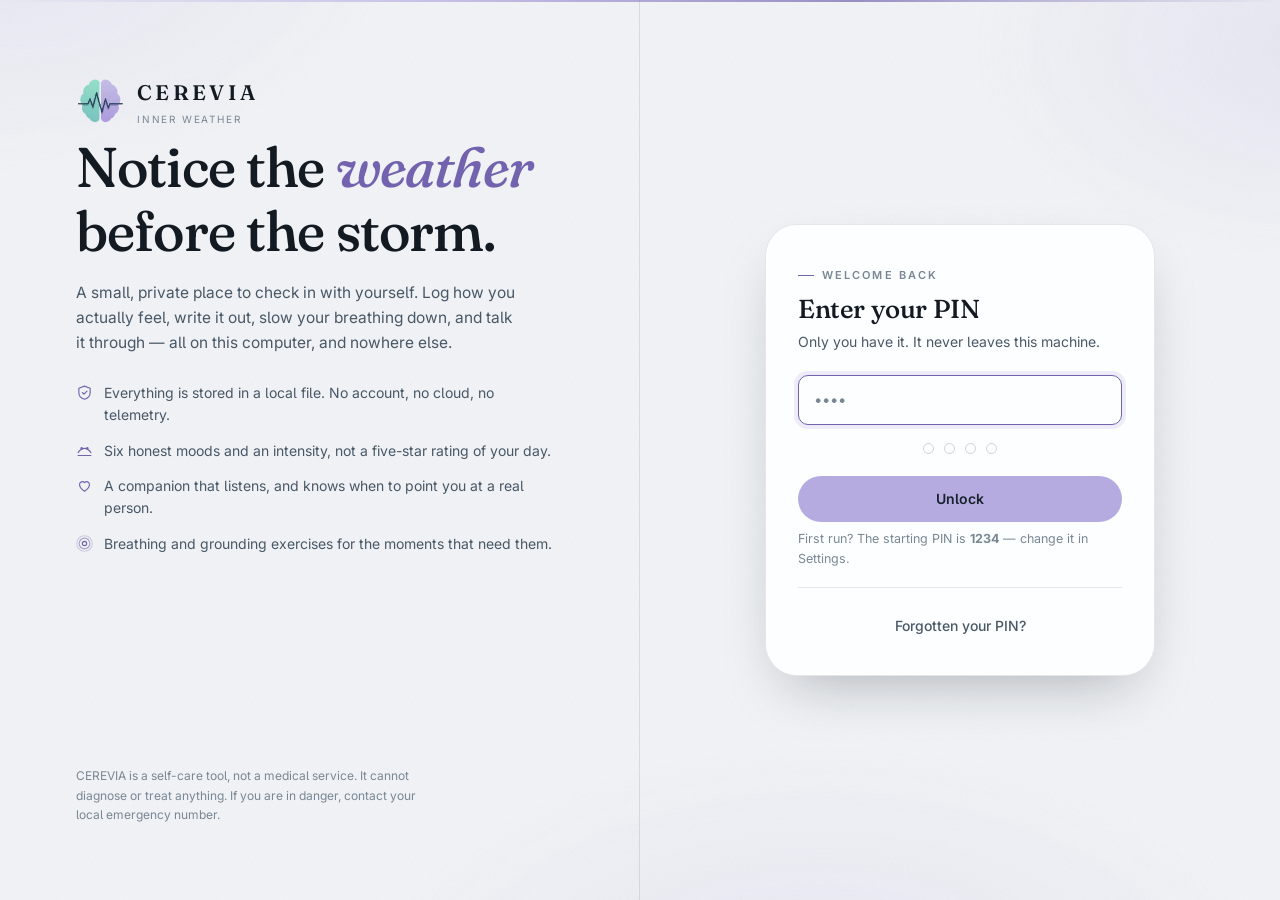
<file: frontend/index.html>
<!DOCTYPE html>
<html lang="en" data-theme="light">
<head>
<meta charset="utf-8">
<meta name="viewport" content="width=device-width, initial-scale=1">
<title>CEREVIA — your inner weather</title>
<meta name="description" content="A private, offline mental-health companion. Track how you feel, write it out, breathe, and talk it through.">
<meta name="color-scheme" content="light dark">
<link rel="icon" type="image/png" href="favicon.png">
<link rel="preconnect" href="https://fonts.googleapis.com">
<link rel="preconnect" href="https://fonts.gstatic.com" crossorigin>
<link href="https://fonts.googleapis.com/css2?family=Fraunces:ital,opsz,wght@0,9..144,400..700;1,9..144,400..600&family=Inter:wght@400;500;600;700&display=swap" rel="stylesheet">
<link rel="stylesheet" href="assets/css/cerevia.css">
<script>
    /* Applied before first paint so the page never flashes the wrong theme. */
    (function () {
        try {
            var pref = localStorage.getItem('cerevia.theme') || 'system';
            var dark = pref === 'dark' || (pref === 'system' && window.matchMedia('(prefers-color-scheme: dark)').matches);
            document.documentElement.dataset.theme = dark ? 'dark' : 'light';
            var mood = localStorage.getItem('cerevia.lastMood');
            var tint = localStorage.getItem('cerevia.moodTint') === 'on';
            if (mood && tint) document.documentElement.setAttribute('data-mood-colour', mood);
        } catch (e) { /* private mode */ }
    })();
</script>
</head>
<body>

<div class="lock">

    <!-- Left: what this is -->
    <aside class="lock__aside">
        <div>
            <div class="lock__brand">
                <span class="rail__mark" id="brandMark"></span>
                <span>
                    <span class="rail__word">CEREVIA</span>
                    <span class="rail__sub">inner weather</span>
                </span>
            </div>

            <h1 class="lock__headline">Notice the <em>weather</em> before the storm.</h1>

            <p class="lock__body">
                A small, private place to check in with yourself. Log how you actually feel,
                write it out, slow your breathing down, and talk it through — all on this
                computer, and nowhere else.
            </p>

            <ul class="lock__points" id="lockPoints"></ul>
        </div>

        <p class="lock__fine">
            CEREVIA is a self-care tool, not a medical service. It cannot diagnose or treat anything.
            If you are in danger, contact your local emergency number.
        </p>
    </aside>

    <!-- Right: the lock -->
    <main class="lock__main" id="main">
        <div class="lock__panel">
            <p class="eyebrow">Welcome back</p>
            <h2 class="card__title" style="font-size:26px">Enter your PIN</h2>
            <p class="card__note" style="margin-bottom:22px">Only you have it. It never leaves this machine.</p>

            <form id="signInForm" novalidate>
                <label class="field">
                    <span class="visually-hidden">PIN</span>
                    <input class="input" type="password" id="pin" inputmode="numeric" autocomplete="current-password"
                           placeholder="••••" maxlength="12" aria-describedby="pinHelp">
                </label>

                <div class="pin-dots" id="pinDots" aria-hidden="true"></div>

                <button class="btn btn--accent btn--block" type="submit" id="signInBtn" style="margin-top:18px">
                    Unlock
                </button>

                <p class="field__hint" id="pinHelp" role="status" aria-live="polite">First run? The starting PIN is <strong>1234</strong> — change it in Settings.</p>
            </form>

            <div class="lock__disclosure">
                <button class="btn btn--quiet btn--block" type="button" id="forgotToggle" aria-expanded="false" aria-controls="forgotPanel">
                    Forgotten your PIN?
                </button>

                <div class="reveal" id="forgotPanel">
                    <p class="field__label" style="margin-top:16px">Recovery question</p>
                    <p class="card__note" id="securityQuestion">Loading…</p>

                    <label class="field" style="margin-top:14px">
                        <span class="field__label">Your answer</span>
                        <input class="input" type="text" id="securityAnswer" autocomplete="off" placeholder="Answer">
                    </label>

                    <label class="field">
                        <span class="field__label">New PIN</span>
                        <input class="input" type="password" id="newPin" inputmode="numeric" maxlength="12" placeholder="4–12 characters">
                    </label>

                    <button class="btn btn--ghost btn--block" type="button" id="resetBtn">Reset my PIN</button>
                    <p class="field__hint" id="resetHelp" role="status" aria-live="polite"></p>
                </div>
            </div>
        </div>
    </main>
</div>

<script type="module" src="assets/js/page-lock.js"></script>
</body>
</html>
</file>
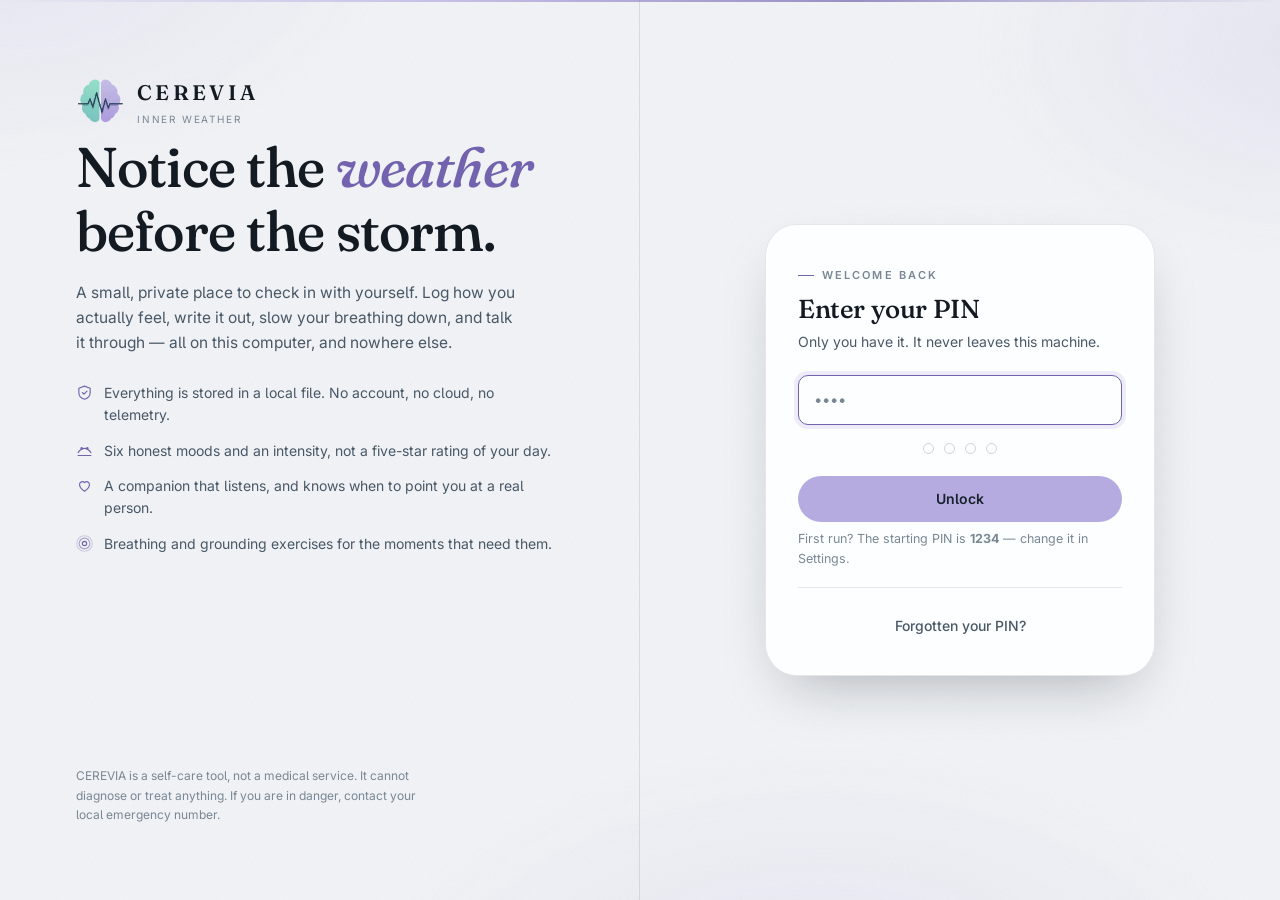
<file: frontend/breathe.html>
<!DOCTYPE html>
<html lang="en" data-theme="light">
<head>
<title>CEREVIA — Breathe</title>
<meta name="description" content="Guided breathing and a 5-4-3-2-1 grounding exercise.">
<meta charset="utf-8">
<meta name="viewport" content="width=device-width, initial-scale=1">
<meta name="color-scheme" content="light dark">
<link rel="icon" type="image/png" href="favicon.png">
<link rel="preconnect" href="https://fonts.googleapis.com">
<link rel="preconnect" href="https://fonts.gstatic.com" crossorigin>
<link href="https://fonts.googleapis.com/css2?family=Fraunces:ital,opsz,wght@0,9..144,400..700;1,9..144,400..600&family=Inter:wght@400;500;600;700&display=swap" rel="stylesheet">
<link rel="stylesheet" href="assets/css/cerevia.css">
<script>
    /* Applied before first paint so the page never flashes the wrong theme. */
    (function () {
        try {
            var pref = localStorage.getItem('cerevia.theme') || 'system';
            var dark = pref === 'dark' || (pref === 'system' && window.matchMedia('(prefers-color-scheme: dark)').matches);
            document.documentElement.dataset.theme = dark ? 'dark' : 'light';
            var mood = localStorage.getItem('cerevia.lastMood');
            var tint = localStorage.getItem('cerevia.moodTint') === 'on';
            if (mood && tint) document.documentElement.setAttribute('data-mood-colour', mood);
        } catch (e) { /* private mode */ }
    })();
</script>
</head>
<body>
<div class="shell">
<main class="canvas" id="main">

    <header class="page-head">
        <div>
            <p class="eyebrow">Breathing room</p>
            <h1 class="page-title">Slow it <em>down</em></h1>
            <p class="page-lede">A longer out-breath than in-breath is the quickest way to tell your body the emergency is over.</p>
        </div>
    </header>

    <div class="grid">
        <section class="card span-8 card--pad card--tabbed">
            <div class="card__label">
                <span>Pattern</span>
                <span class="muted" id="patternMeta"></span>
            </div>
            <div class="row" id="techniqueRow" style="margin-bottom:10px"></div>
            <p class="card__note" id="techniqueBlurb"></p>

            <div class="breath-stage">
                <div class="orb" id="orb" data-phase="idle">
                    <span class="orb__ring"></span>
                    <span class="orb__ring orb__ring--outer"></span>
                    <span class="orb__label">
                        <span class="orb__word" id="orbWord">Ready</span>
                        <span class="orb__count" id="orbCount">Press start when you are</span>
                    </span>
                </div>
            </div>

            <div class="row row--between">
                <div class="row">
                    <button class="btn btn--accent" type="button" id="startBtn">Start</button>
                    <button class="btn btn--ghost" type="button" id="stopBtn" disabled>Stop</button>
                </div>
                <span class="field__hint" id="cycleLabel">0 cycles this session</span>
            </div>
        </section>

        <section class="card span-4 self-start">
            <p class="card__label">All-time</p>
            <p class="stat"><span id="totalCycles">0</span><span class="stat__unit">cycles</span></p>
            <p class="stat__caption" id="totalSessions">No sessions logged yet.</p>
            <p class="card__note" style="margin-top:20px">Sessions are saved to your local database when you stop, so the count survives a restart.</p>
            <button class="btn btn--danger btn--sm" type="button" id="resetSessions" style="margin-top:18px">Reset the count</button>
        </section>

        <section class="card span-12 card--pad">
            <p class="card__label">When breathing is not enough — 5-4-3-2-1 grounding</p>
            <p class="card__note" style="margin-bottom:18px">
                Anxiety lives in the future. Naming what is physically around you pulls attention back into the room.
                Tap each step as you finish it.
            </p>
            <ul class="ground-list" id="grounding"></ul>
            <div class="row" style="margin-top:18px">
                <button class="btn btn--ghost btn--sm" type="button" id="resetGrounding">Start over</button>
                <span class="field__hint" id="groundingNote"></span>
            </div>
        </section>
    </div>

</main>
</div>
<script type="module" src="assets/js/page-breathe.js"></script>
</body>
</html>
</file>
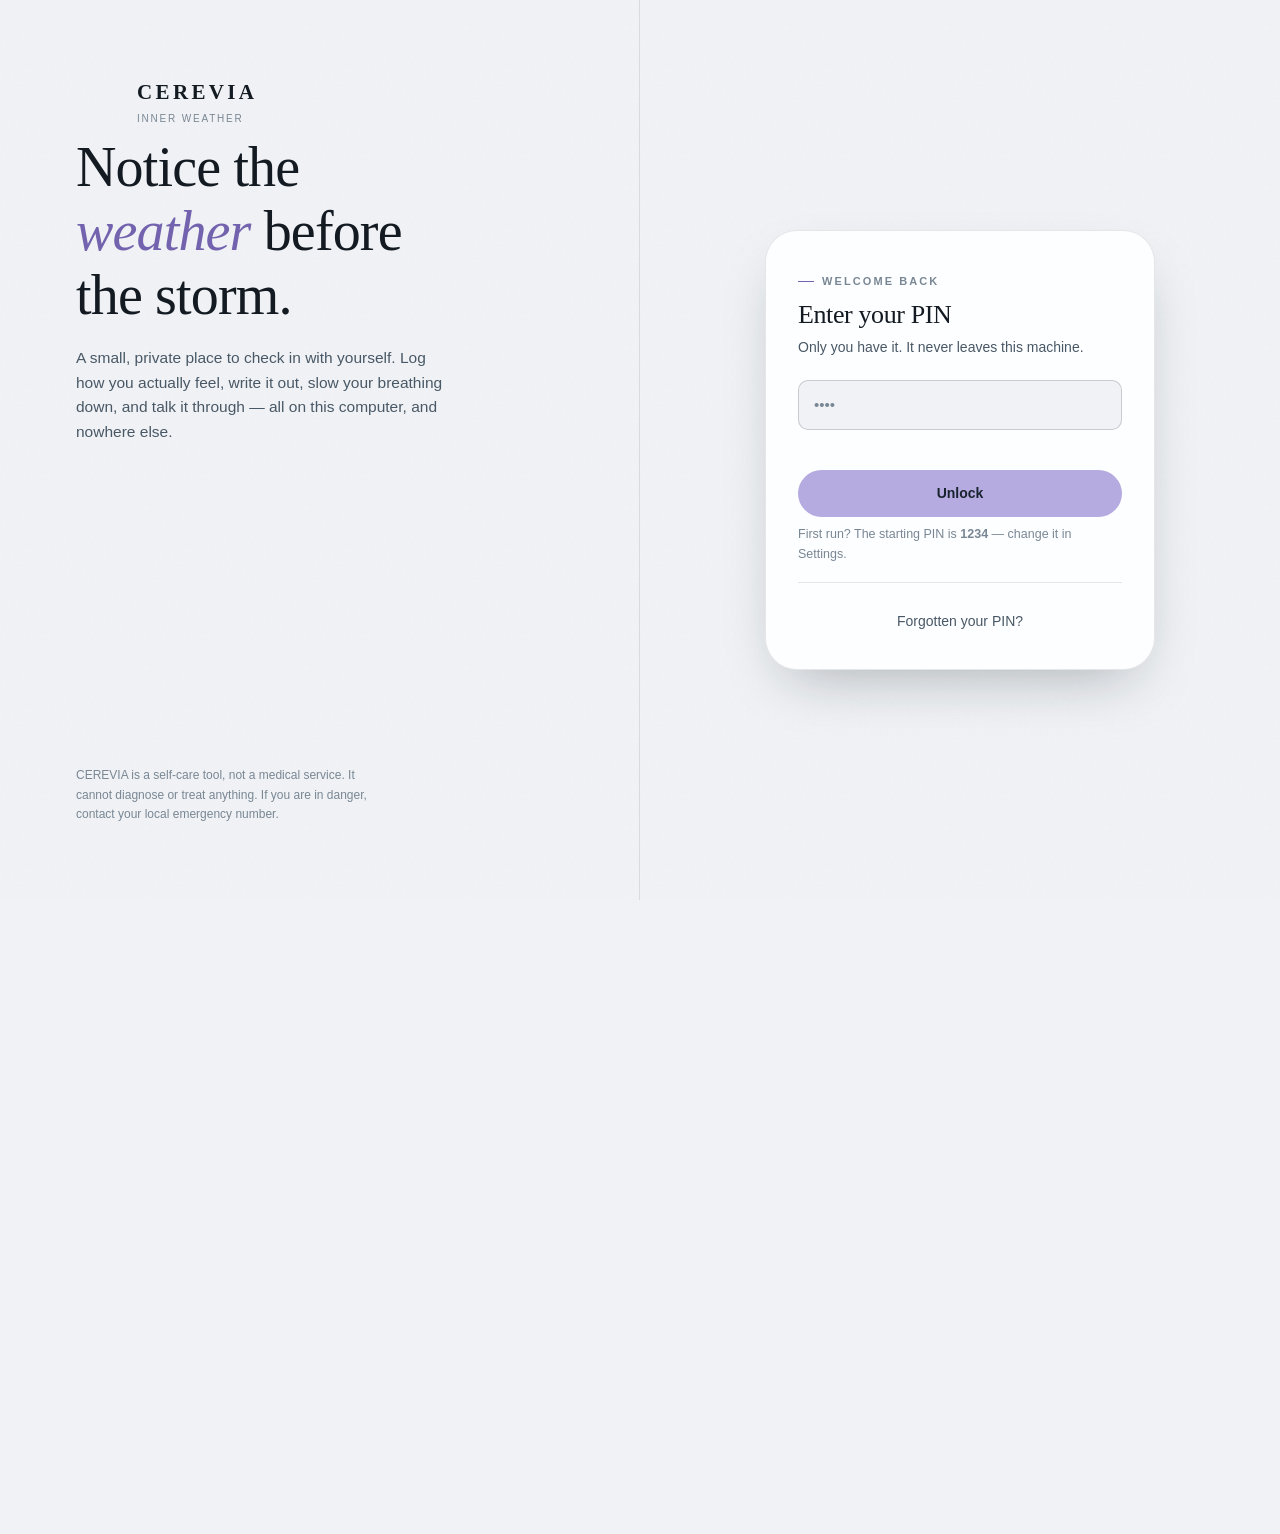
<file: frontend/breathing.html>
<!DOCTYPE html>
<html lang="en">
<head>
<meta charset="utf-8">
<title>CEREVIA — Breathe</title>
<!-- The breathing room moved to breathe.html; this keeps older links working. -->
<meta http-equiv="refresh" content="0; url=breathe.html">
<link rel="canonical" href="breathe.html">
</head>
<body>
<p>The breathing room is now at <a href="breathe.html">breathe.html</a>.</p>
</body>
</html>
</file>
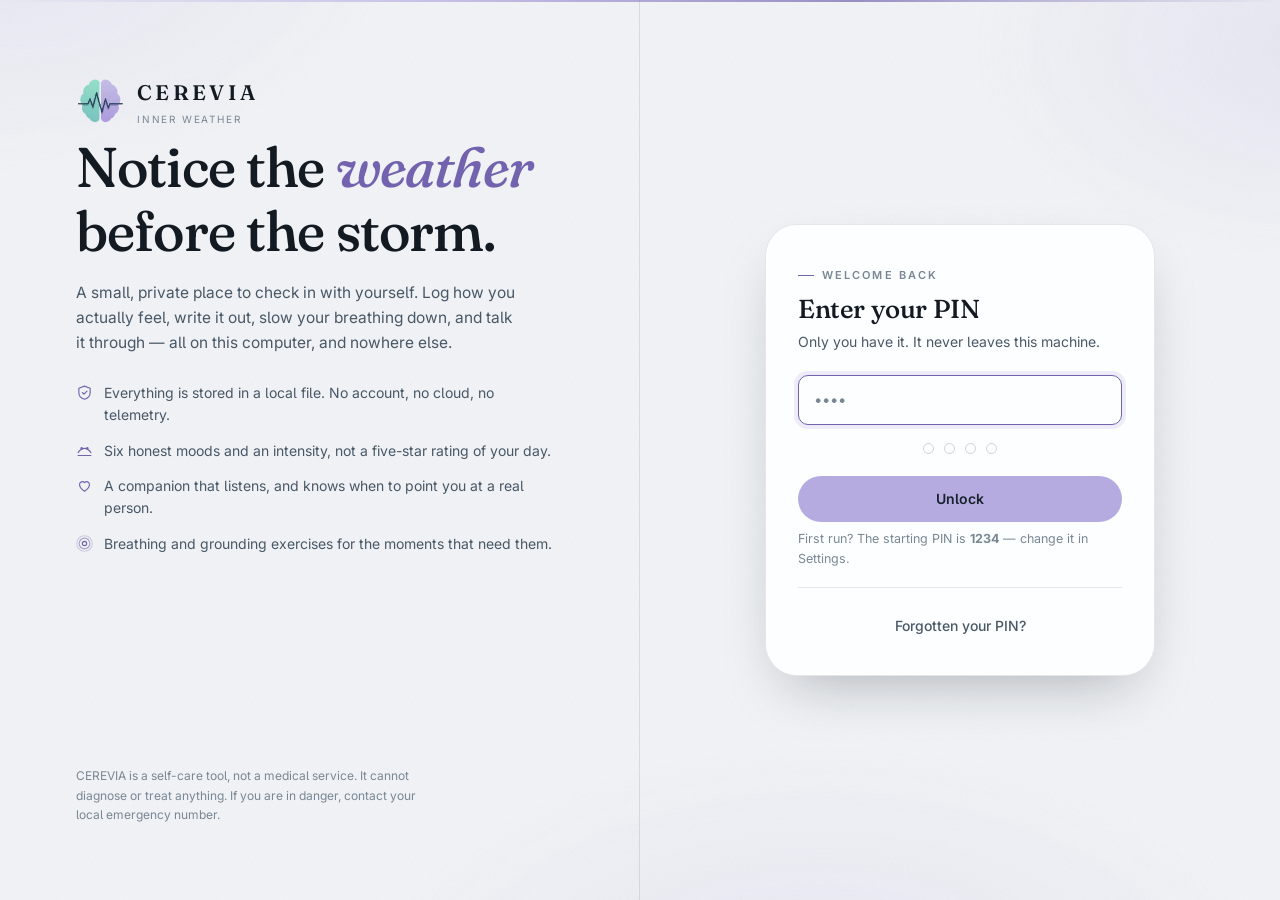
<file: frontend/dashboard.html>
<!DOCTYPE html>
<html lang="en" data-theme="light">
<head>
<title>CEREVIA — Today</title>
<meta name="description" content="Your wellbeing at a glance: mood trend, streak, journal and today’s suggestion.">
<meta charset="utf-8">
<meta name="viewport" content="width=device-width, initial-scale=1">
<meta name="color-scheme" content="light dark">
<link rel="icon" type="image/png" href="favicon.png">
<link rel="preconnect" href="https://fonts.googleapis.com">
<link rel="preconnect" href="https://fonts.gstatic.com" crossorigin>
<link href="https://fonts.googleapis.com/css2?family=Fraunces:ital,opsz,wght@0,9..144,400..700;1,9..144,400..600&family=Inter:wght@400;500;600;700&display=swap" rel="stylesheet">
<link rel="stylesheet" href="assets/css/cerevia.css">
<script>
    /* Applied before first paint so the page never flashes the wrong theme. */
    (function () {
        try {
            var pref = localStorage.getItem('cerevia.theme') || 'system';
            var dark = pref === 'dark' || (pref === 'system' && window.matchMedia('(prefers-color-scheme: dark)').matches);
            document.documentElement.dataset.theme = dark ? 'dark' : 'light';
            var mood = localStorage.getItem('cerevia.lastMood');
            var tint = localStorage.getItem('cerevia.moodTint') === 'on';
            if (mood && tint) document.documentElement.setAttribute('data-mood-colour', mood);
        } catch (e) { /* private mode */ }
    })();
</script>
</head>
<body>
<div class="shell">
<main class="canvas" id="main">

    <header class="page-head">
        <div>
            <p class="eyebrow" id="greeting">Today</p>
            <h1 class="page-title">Your <em>inner weather</em></h1>
            <p class="page-lede" id="headLede">Pulling together the last two weeks of check-ins…</p>
        </div>
        <div class="row">
            <a class="btn btn--accent" href="mood.html">Check in now</a>
            <button class="btn btn--ghost" type="button" id="refreshBtn">Refresh</button>
        </div>
    </header>

    <div class="grid" id="grid">

        <!-- Shown only when the backend reports a distress pattern -->
        <section class="care hide" id="careBanner" role="alert"></section>

        <section class="card span-4 card--tabbed">
            <p class="card__label">Wellbeing <span id="windowLabel">14 days</span></p>
            <div class="gauge">
                <svg class="gauge__svg" viewBox="0 0 120 120" role="img" aria-labelledby="gaugeTitle">
                    <title id="gaugeTitle">Wellbeing score</title>
                    <circle class="gauge__track" cx="60" cy="60" r="50" stroke-dasharray="235 314" transform="rotate(140 60 60)"></circle>
                    <circle class="gauge__value" id="gaugeArc" cx="60" cy="60" r="50" stroke-dasharray="235 314" stroke-dashoffset="235" transform="rotate(140 60 60)"></circle>
                    <text class="gauge__num" x="60" y="68" id="gaugeNumber">—</text>
                </svg>
                <div>
                    <p class="card__note" id="gaugeCaption">No check-ins yet.</p>
                    <p class="field__hint" id="gaugeSample"></p>
                </div>
            </div>
        </section>

        <section class="card span-4">
            <p class="card__label">Consistency</p>
            <p class="stat"><span id="streakValue">0</span><span class="stat__unit">days</span></p>
            <p class="stat__caption" id="streakCaption">Check in two days running to start a streak.</p>
        </section>

        <section class="card span-4">
            <p class="card__label">Written down</p>
            <p class="stat"><span id="journalValue">0</span><span class="stat__unit">entries</span></p>
            <p class="stat__caption" id="journalCaption">Nothing written yet.</p>
        </section>

        <section class="card span-8 card--pad">
            <p class="card__label">The last fortnight <span class="muted" id="skyRange"></span></p>
            <div class="sky" id="sky"></div>
            <div class="sky__legend">
                <span><i class="sky__swatch"></i> Daily wellbeing</span>
                <span><i class="sky__swatch" style="background:var(--line-strong)"></i> No check-in</span>
                <span class="muted">Above the dotted line is a better-than-even day.</span>
            </div>
        </section>

        <section class="card span-4">
            <p class="card__label">Mood spread</p>
            <div class="spread" id="spread"></div>
            <p class="field__hint" id="spreadNote"></p>
        </section>

        <section class="card span-7 card--tabbed card--column">
            <p class="card__label">For today</p>
            <h2 class="card__title" id="suggestionMood">A small suggestion</h2>
            <p class="card__note" id="suggestionText" style="font-size:16px;line-height:1.7">Loading…</p>
            <div class="row mt-auto" style="padding-top:18px">
                <button class="btn btn--ghost btn--sm" type="button" id="anotherSuggestion">Another one</button>
                <a class="btn btn--quiet btn--sm" href="eq.html">Open the toolkit</a>
            </div>
        </section>

        <section class="card span-5">
            <p class="card__label">Right now</p>
            <div class="stack" id="quickActions"></div>
        </section>

        <section class="card span-12">
            <p class="card__label">Recent check-ins <a class="btn btn--quiet btn--sm" href="mood.html">See all</a></p>
            <div class="log" id="recentLog"></div>
        </section>
    </div>

</main>
</div>
<script type="module" src="assets/js/page-dashboard.js"></script>
</body>
</html>
</file>
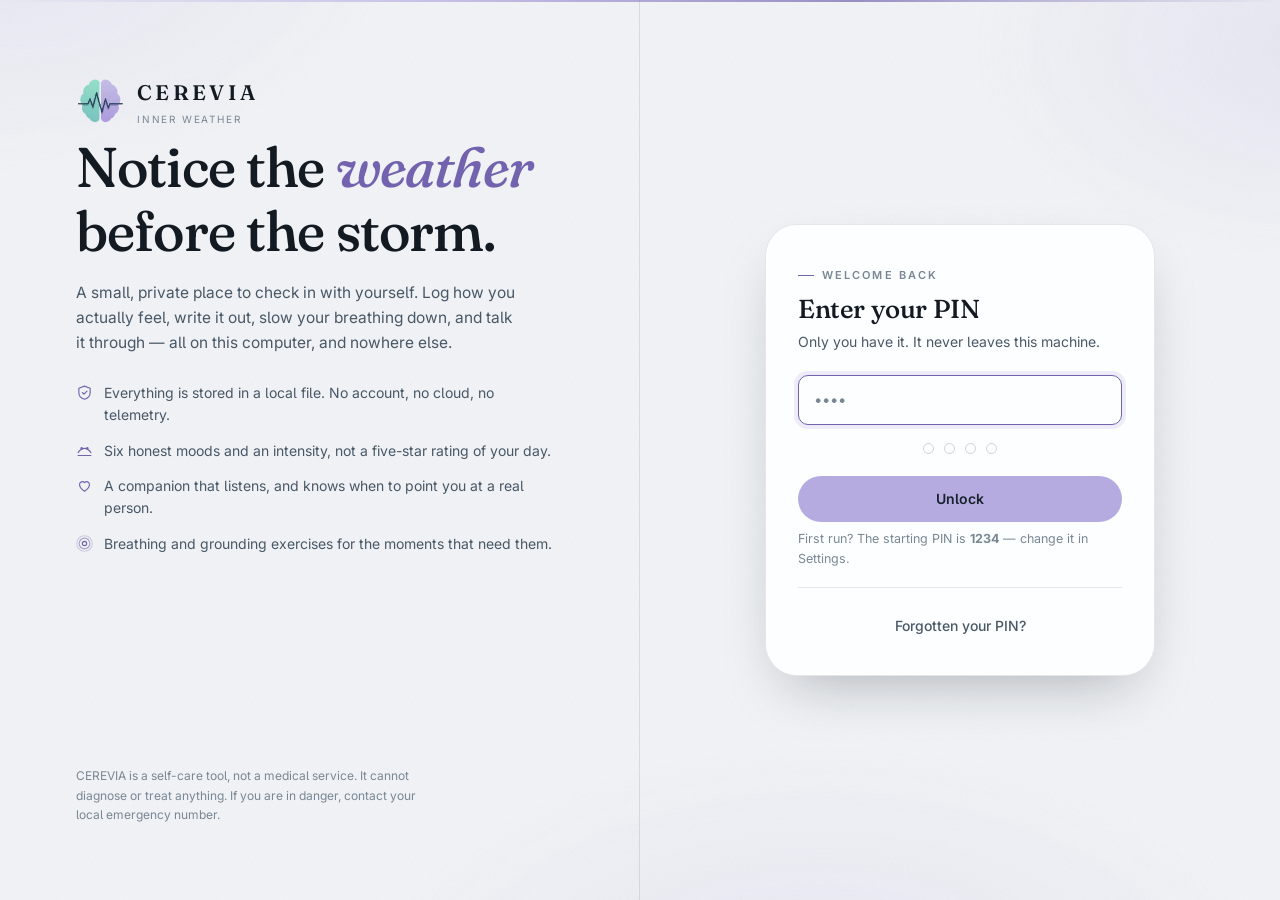
<file: frontend/eq.html>
<!DOCTYPE html>
<html lang="en" data-theme="light">
<head>
<title>CEREVIA — Toolkit</title>
<meta name="description" content="Reading, listening and activities matched to how you last felt.">
<meta charset="utf-8">
<meta name="viewport" content="width=device-width, initial-scale=1">
<meta name="color-scheme" content="light dark">
<link rel="icon" type="image/png" href="favicon.png">
<link rel="preconnect" href="https://fonts.googleapis.com">
<link rel="preconnect" href="https://fonts.gstatic.com" crossorigin>
<link href="https://fonts.googleapis.com/css2?family=Fraunces:ital,opsz,wght@0,9..144,400..700;1,9..144,400..600&family=Inter:wght@400;500;600;700&display=swap" rel="stylesheet">
<link rel="stylesheet" href="assets/css/cerevia.css">
<script>
    /* Applied before first paint so the page never flashes the wrong theme. */
    (function () {
        try {
            var pref = localStorage.getItem('cerevia.theme') || 'system';
            var dark = pref === 'dark' || (pref === 'system' && window.matchMedia('(prefers-color-scheme: dark)').matches);
            document.documentElement.dataset.theme = dark ? 'dark' : 'light';
            var mood = localStorage.getItem('cerevia.lastMood');
            var tint = localStorage.getItem('cerevia.moodTint') === 'on';
            if (mood && tint) document.documentElement.setAttribute('data-mood-colour', mood);
        } catch (e) { /* private mode */ }
    })();
</script>
</head>
<body>
<div class="shell">
<main class="canvas" id="main">

    <header class="page-head">
        <div>
            <p class="eyebrow">Toolkit</p>
            <h1 class="page-title">Matched to <em>where you are</em></h1>
            <p class="page-lede">CEREVIA reads your most recent check-in and pulls the material most likely to help with that specific state.</p>
        </div>
        <button class="btn btn--ghost" type="button" id="refreshBtn">Refresh</button>
    </header>

    <div class="grid">
        <section class="card span-5 card--tabbed self-start">
            <p class="card__label">Reading from</p>
            <div class="row" style="gap:16px;align-items:center">
                <span class="icon-fill" id="moodGlyph" style="width:56px;height:56px;color:var(--mood);flex:none"></span>
                <div>
                    <h2 class="card__title" id="moodName">Loading…</h2>
                    <p class="card__note" id="moodMeta"></p>
                </div>
            </div>
            <p class="card__note" style="margin-top:18px" id="moodExplain"></p>
        </section>

        <section class="card span-7">
            <p class="card__label">Companion techniques</p>
            <p class="card__note" style="margin-bottom:14px">Short exercises the companion can walk you through in conversation.</p>
            <div class="row" id="techniqueChips"></div>
            <div id="techniqueDetail" style="margin-top:16px"></div>
        </section>

        <section class="card span-12" id="resourceGrid">
            <div class="grid" id="resourceInner"></div>
        </section>
    </div>

</main>
</div>
<script type="module" src="assets/js/page-eq.js"></script>
</body>
</html>
</file>
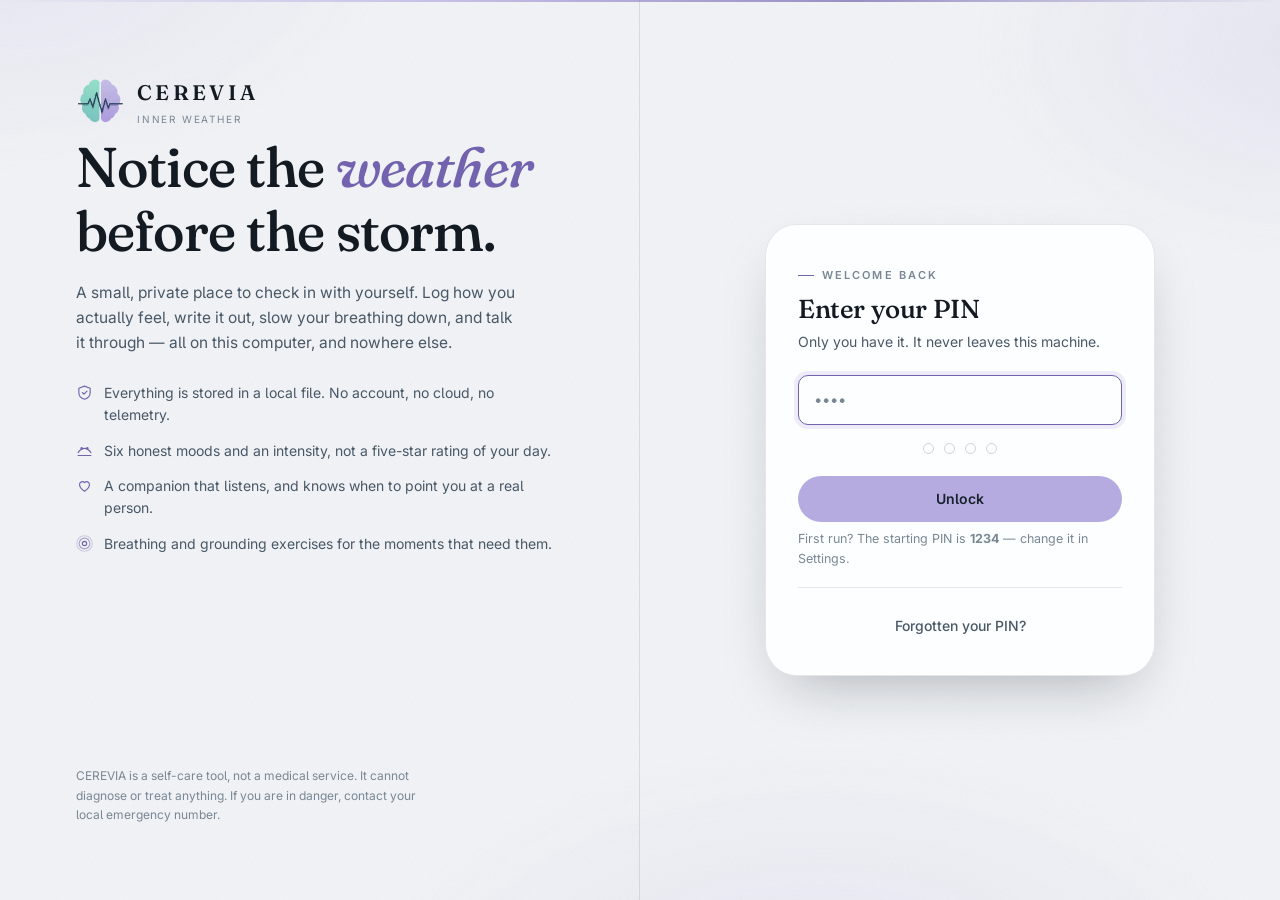
<file: frontend/journal.html>
<!DOCTYPE html>
<html lang="en" data-theme="light">
<head>
<title>CEREVIA — Journal</title>
<meta name="description" content="Write it out. Entries are encrypted before they touch the database.">
<meta charset="utf-8">
<meta name="viewport" content="width=device-width, initial-scale=1">
<meta name="color-scheme" content="light dark">
<link rel="icon" type="image/png" href="favicon.png">
<link rel="preconnect" href="https://fonts.googleapis.com">
<link rel="preconnect" href="https://fonts.gstatic.com" crossorigin>
<link href="https://fonts.googleapis.com/css2?family=Fraunces:ital,opsz,wght@0,9..144,400..700;1,9..144,400..600&family=Inter:wght@400;500;600;700&display=swap" rel="stylesheet">
<link rel="stylesheet" href="assets/css/cerevia.css">
<script>
    /* Applied before first paint so the page never flashes the wrong theme. */
    (function () {
        try {
            var pref = localStorage.getItem('cerevia.theme') || 'system';
            var dark = pref === 'dark' || (pref === 'system' && window.matchMedia('(prefers-color-scheme: dark)').matches);
            document.documentElement.dataset.theme = dark ? 'dark' : 'light';
            var mood = localStorage.getItem('cerevia.lastMood');
            var tint = localStorage.getItem('cerevia.moodTint') === 'on';
            if (mood && tint) document.documentElement.setAttribute('data-mood-colour', mood);
        } catch (e) { /* private mode */ }
    })();
</script>
</head>
<body>
<div class="shell">
<main class="canvas" id="main">

    <header class="page-head">
        <div>
            <p class="eyebrow">Journal</p>
            <h1 class="page-title">Say it <em>properly</em></h1>
            <p class="page-lede">Longer than a mood, more private than a conversation. Entries are encrypted on disk.</p>
        </div>
        <p class="chip chip--static" id="privacyChip"></p>
    </header>

    <div class="grid">
        <section class="card span-8 card--pad card--tabbed">
            <div class="card__label">
                <span>New entry · <span id="todayLabel"></span></span>
                <button class="btn btn--quiet btn--sm" type="button" id="newPrompt">New prompt</button>
            </div>

            <p class="entry__prompt" id="promptText">Loading a prompt…</p>

            <textarea class="textarea" id="entry" rows="12"
                      placeholder="Start anywhere. It does not have to make sense yet."></textarea>

            <div class="row row--between" style="margin-top:14px">
                <span class="field__hint" id="counter">0 words</span>
                <div class="row">
                    <button class="btn btn--quiet btn--sm" type="button" id="usePrompt">Use this prompt</button>
                    <button class="btn btn--accent" type="button" id="saveEntry">Save entry</button>
                </div>
            </div>
            <p class="field__hint" id="draftNote"></p>
        </section>

        <section class="card span-4 self-start">
            <p class="card__label">Your writing</p>
            <p class="stat"><span id="entryCount">0</span><span class="stat__unit">entries</span></p>
            <p class="stat__caption" id="wordCount">0 words in total</p>
            <p class="card__note" style="margin-top:18px" id="lastWritten"></p>
            <button class="btn btn--danger btn--sm" type="button" id="clearJournal" style="margin-top:20px">Delete every entry</button>
        </section>

        <section class="card span-12">
            <div class="card__label">
                <span>Past entries</span>
                <span class="muted" id="resultCount"></span>
            </div>
            <label class="field">
                <span class="visually-hidden">Search entries</span>
                <input class="input" type="search" id="search" placeholder="Search everything you have written…">
            </label>
            <div id="entryList"></div>
        </section>
    </div>

</main>
</div>
<script type="module" src="assets/js/page-journal.js"></script>
</body>
</html>
</file>
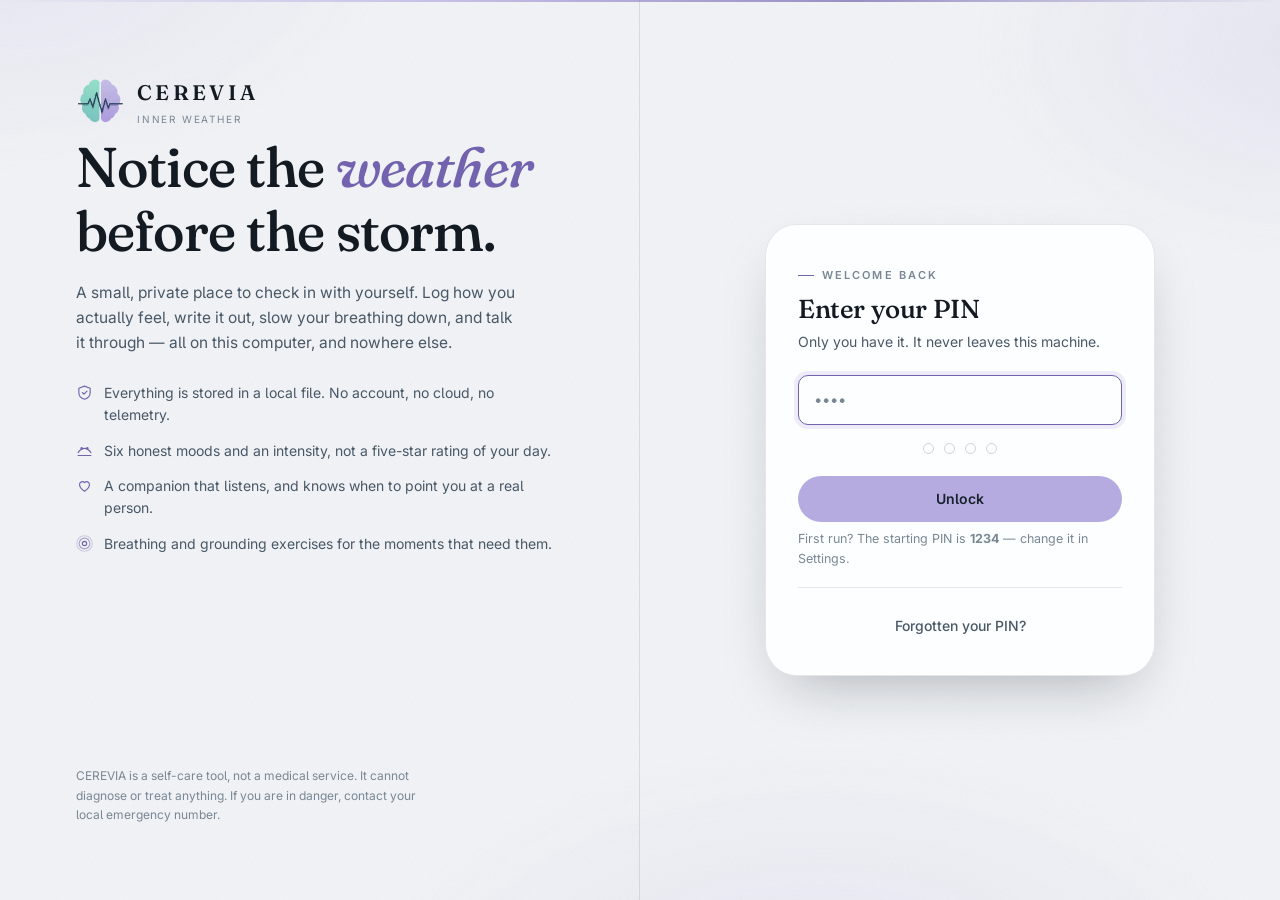
<file: frontend/mood.html>
<!DOCTYPE html>
<html lang="en" data-theme="light">
<head>
<title>CEREVIA — Check in</title>
<meta name="description" content="Log how you feel, how strongly, and what is behind it.">
<meta charset="utf-8">
<meta name="viewport" content="width=device-width, initial-scale=1">
<meta name="color-scheme" content="light dark">
<link rel="icon" type="image/png" href="favicon.png">
<link rel="preconnect" href="https://fonts.googleapis.com">
<link rel="preconnect" href="https://fonts.gstatic.com" crossorigin>
<link href="https://fonts.googleapis.com/css2?family=Fraunces:ital,opsz,wght@0,9..144,400..700;1,9..144,400..600&family=Inter:wght@400;500;600;700&display=swap" rel="stylesheet">
<link rel="stylesheet" href="assets/css/cerevia.css">
<script>
    /* Applied before first paint so the page never flashes the wrong theme. */
    (function () {
        try {
            var pref = localStorage.getItem('cerevia.theme') || 'system';
            var dark = pref === 'dark' || (pref === 'system' && window.matchMedia('(prefers-color-scheme: dark)').matches);
            document.documentElement.dataset.theme = dark ? 'dark' : 'light';
            var mood = localStorage.getItem('cerevia.lastMood');
            var tint = localStorage.getItem('cerevia.moodTint') === 'on';
            if (mood && tint) document.documentElement.setAttribute('data-mood-colour', mood);
        } catch (e) { /* private mode */ }
    })();
</script>
</head>
<body>
<div class="shell">
<main class="canvas" id="main">

    <header class="page-head">
        <div>
            <p class="eyebrow">Check in</p>
            <h1 class="page-title">How are you, <em>actually</em>?</h1>
            <p class="page-lede">Pick the closest word. There is no right answer, and nothing here is graded.</p>
        </div>
    </header>

    <div class="grid">
        <section class="card span-8 card--pad card--tabbed">
            <p class="card__label">Step one — the feeling</p>
            <div class="dial" id="dial" role="group" aria-label="Choose a mood"></div>
            <p class="card__note" id="moodBlurb" style="margin-top:16px;min-height:22px"></p>

            <div class="intensity">
                <div class="intensity__head">
                    <span class="field__label" style="margin:0">Step two — how strongly</span>
                    <span><span class="intensity__value" id="levelValue">5</span><span class="intensity__word" id="levelWord">steady</span></span>
                </div>
                <input type="range" id="level" min="1" max="10" value="5" step="1" aria-label="Intensity from 1 to 10">
                <div class="scale-marks"><span>barely there</span><span>all-consuming</span></div>
            </div>

            <label class="field" style="margin-top:26px">
                <span class="field__label">Step three — what is behind it <span class="muted" style="text-transform:none;letter-spacing:0">(optional)</span></span>
                <textarea class="textarea" id="note" rows="3" maxlength="2000"
                          placeholder="A sentence is plenty. Nobody else reads this."></textarea>
            </label>

            <p class="field__label">Tag it</p>
            <div class="row" id="tagRow" style="margin-bottom:22px"></div>

            <div class="row row--between">
                <button class="btn btn--accent" type="button" id="saveMood">Save this check-in</button>
                <button class="btn btn--danger btn--sm" type="button" id="clearAll">Clear all history</button>
            </div>
        </section>

        <section class="card span-4 self-start">
            <p class="card__label">Since you started</p>
            <p class="stat"><span id="totalCheckins">0</span><span class="stat__unit">check-ins</span></p>
            <p class="stat__caption" id="totalCaption">Your first one is the hardest.</p>
            <div class="spread" id="spread" style="margin-top:22px"></div>
        </section>

        <section class="card span-12">
            <div class="card__label">
                <span>Your log</span>
                <span class="muted" id="logCount"></span>
            </div>
            <div class="row" id="filterRow" style="margin-bottom:12px"></div>
            <div class="log" id="moodLog"></div>
        </section>
    </div>

</main>
</div>
<script type="module" src="assets/js/page-mood.js"></script>
</body>
</html>
</file>
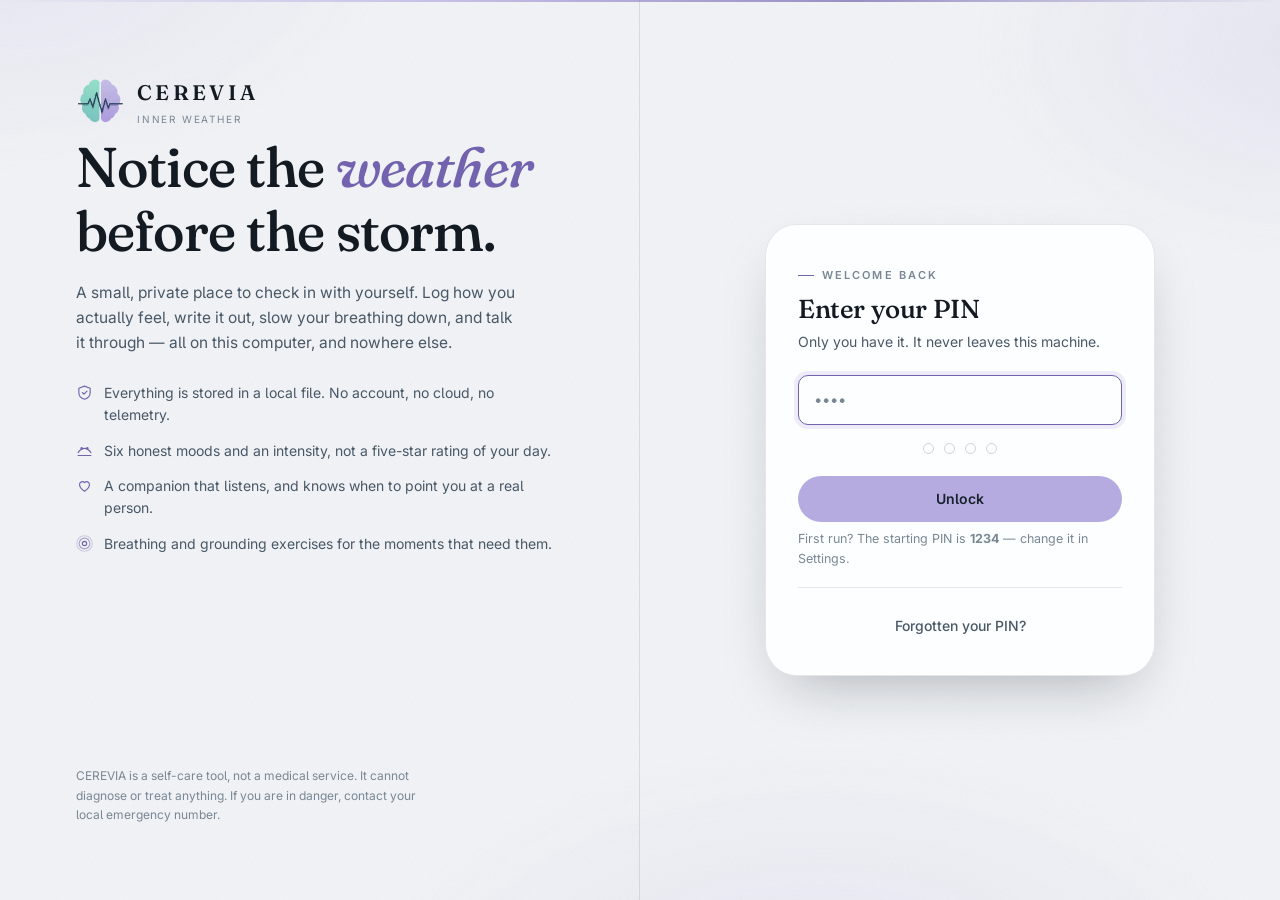
<file: frontend/settings.html>
<!DOCTYPE html>
<html lang="en" data-theme="light">
<head>
<title>CEREVIA — Settings</title>
<meta name="description" content="PIN, recovery question, emergency contact, appearance and your data.">
<meta charset="utf-8">
<meta name="viewport" content="width=device-width, initial-scale=1">
<meta name="color-scheme" content="light dark">
<link rel="icon" type="image/png" href="favicon.png">
<link rel="preconnect" href="https://fonts.googleapis.com">
<link rel="preconnect" href="https://fonts.gstatic.com" crossorigin>
<link href="https://fonts.googleapis.com/css2?family=Fraunces:ital,opsz,wght@0,9..144,400..700;1,9..144,400..600&family=Inter:wght@400;500;600;700&display=swap" rel="stylesheet">
<link rel="stylesheet" href="assets/css/cerevia.css">
<script>
    /* Applied before first paint so the page never flashes the wrong theme. */
    (function () {
        try {
            var pref = localStorage.getItem('cerevia.theme') || 'system';
            var dark = pref === 'dark' || (pref === 'system' && window.matchMedia('(prefers-color-scheme: dark)').matches);
            document.documentElement.dataset.theme = dark ? 'dark' : 'light';
            var mood = localStorage.getItem('cerevia.lastMood');
            var tint = localStorage.getItem('cerevia.moodTint') === 'on';
            if (mood && tint) document.documentElement.setAttribute('data-mood-colour', mood);
        } catch (e) { /* private mode */ }
    })();
</script>
</head>
<body>
<div class="shell">
<main class="canvas" id="main">

    <header class="page-head">
        <div>
            <p class="eyebrow">Settings</p>
            <h1 class="page-title">Yours to <em>configure</em></h1>
            <p class="page-lede">Everything here is stored in the local database file. Nothing syncs anywhere.</p>
        </div>
    </header>

    <div class="grid">
        <section class="card span-6 card--pad card--tabbed">
            <p class="card__label">You</p>
            <label class="field">
                <span class="field__label">What should CEREVIA call you?</span>
                <input class="input" type="text" id="displayName" maxlength="40" placeholder="friend">
            </label>
            <label class="field">
                <span class="field__label">Emergency contact</span>
                <input class="input" type="text" id="emergencyContact" maxlength="40" placeholder="112">
                <span class="field__hint">Used by the care banner and the companion's safety response. A phone number or a person's number.</span>
            </label>
            <button class="btn btn--accent" type="button" id="saveProfile">Save</button>
        </section>

        <section class="card span-6 card--pad">
            <p class="card__label">Security</p>
            <label class="field">
                <span class="field__label">Change your PIN</span>
                <input class="input" type="password" id="newPin" inputmode="numeric" maxlength="12" placeholder="4–12 characters">
            </label>
            <button class="btn btn--ghost" type="button" id="savePin" style="margin-bottom:24px">Update PIN</button>

            <label class="field">
                <span class="field__label">Recovery question</span>
                <input class="input" type="text" id="securityQuestion" maxlength="120">
            </label>
            <label class="field">
                <span class="field__label">Answer</span>
                <input class="input" type="text" id="securityAnswer" autocomplete="off" placeholder="Leave blank to keep the current answer">
                <span class="field__hint">Case and spacing are ignored when you answer it.</span>
            </label>
            <button class="btn btn--ghost" type="button" id="saveQuestion">Update recovery question</button>
        </section>

        <section class="card span-6 self-start">
            <p class="card__label">Appearance</p>
            <div class="setting-row">
                <div>
                    <p class="setting-row__label">Theme</p>
                    <p class="setting-row__hint">System follows your operating system automatically.</p>
                </div>
                <div class="theme-switch" id="themeSwitch" role="group" aria-label="Theme">
                    <button type="button" data-theme-choice="light">Light</button>
                    <button type="button" data-theme-choice="system">System</button>
                    <button type="button" data-theme-choice="dark">Dark</button>
                </div>
            </div>
            <div class="setting-row">
                <div>
                    <p class="setting-row__label">Mood tinting</p>
                    <p class="setting-row__hint">
                        Off, the app keeps its own mint-and-lavender colours. On, the whole interface takes the
                        colour of your latest check-in. Mood glyphs, bars and charts are always mood-coloured either way.
                    </p>
                </div>
                <div class="theme-switch" id="tintSwitch" role="group" aria-label="Mood tinting">
                    <button type="button" data-tint-choice="off">Off</button>
                    <button type="button" data-tint-choice="on">On</button>
                </div>
            </div>
        </section>

        <section class="card span-6 self-start">
            <p class="card__label">Your data</p>
            <dl class="kv" id="dataStats"></dl>
            <div class="row" style="margin-top:20px">
                <button class="btn btn--ghost btn--sm" type="button" id="exportData">Export as JSON</button>
                <button class="btn btn--danger btn--sm" type="button" id="wipeAll">Delete everything</button>
            </div>
            <p class="field__hint" style="margin-top:14px">
                Export downloads a plain file containing every mood and journal entry in readable form. Keep it somewhere safe.
            </p>
        </section>

        <section class="card span-12">
            <p class="card__label">About</p>
            <dl class="kv" id="aboutRows"></dl>
        </section>
    </div>

</main>
</div>
<script type="module" src="assets/js/page-settings.js"></script>
</body>
</html>
</file>
<file: frontend/assets/css/cerevia.css>
/* ==========================================================================
   CEREVIA — "Inner Weather" design system
   --------------------------------------------------------------------------
   One stylesheet for the whole app. The previous build duplicated a slightly
   different copy of the CSS inside every page, so the six screens drifted
   apart; everything visual now lives here.

   The language: warm paper, ink, and a mood-reactive accent. The app tints
   itself with the colour of your most recent check-in, so the interface
   quietly reflects how you have actually been.
   ========================================================================== */

/* --------------------------------------------------------------------------
   1. Tokens
   -------------------------------------------------------------------------- */
:root {
    color-scheme: light;

    /* Brand — sampled directly from the project logo.
       The logo is a deep navy line drawn over a mint and a lavender hemisphere;
       the entire interface is built from those three colours. */
    --brand-mint:     #84cec2;
    --brand-lavender: #b6abe0;
    --brand-navy:     #2a435c;

    /* Surfaces — neutral greys tinted with the logo's navy, so the pastels
       sit on them instead of fighting them. */
    --paper:        #f0f2f5;
    --paper-raised: #fdfeff;
    --paper-sunken: #e1e5ea;
    --line:         rgba(19, 26, 33, 0.10);
    --line-strong:  rgba(19, 26, 33, 0.18);

    /* Ink */
    --ink:      #131a21;
    --ink-soft: #495866;
    --ink-faint:#798794;

    /* Accent. `--accent` is the logo lavender darkened until it is readable as
       text (4.7:1 on paper); `--accent-ink` is the logo navy, which is what
       sits on top of every pastel fill — exactly as it does in the logo. */
    --accent:      #7363ae;
    --accent-soft: rgba(182, 171, 224, 0.22);
    --accent-ink:  #17232f;
    --ember:       #dd9866;
    --danger:      #e2695e;
    --danger-ink:  #c14337;

    /* Mood palette. Two tokens per mood: a fill and a readable text variant of
       the same hue. Calm is the logo's mint and Sad is the logo's lavender. */
    --mood-happy:   #e0a43a;
    --mood-calm:    #84cec2;
    --mood-neutral: #9aa9ba;
    --mood-anxious: #dd9866;
    --mood-angry:   #e2695e;
    --mood-sad:     #b6abe0;

    --mood-ink-happy:   #9a6200;
    --mood-ink-calm:    #277b6d;
    --mood-ink-neutral: #59708b;
    --mood-ink-anxious: #a45b27;
    --mood-ink-angry:   #c14337;
    --mood-ink-sad:     #7363ae;

    /* The live mood tint — set by core.js from the latest check-in.
       Defined once here and never inside a theme block, so the per-mood rules
       in section 7 can override it in both light and dark.
       `--mood`     fills shapes;  `--mood-ink` draws text and strokes. */
    --mood:      var(--brand-lavender);
    --mood-ink:  var(--accent);
    --mood-wash: var(--accent-soft);

    --shadow-sm: 0 1px 2px rgba(19, 26, 33, 0.06);
    --shadow-md: 0 4px 20px -6px rgba(19, 26, 33, 0.18);
    --shadow-lg: 0 24px 60px -24px rgba(19, 26, 33, 0.34);

    --radius-sm: 10px;
    --radius:    16px;
    --radius-lg: 24px;
    --radius-xl: 32px;

    --rail-width: 232px;
    --measure: 68ch;

    --font-display: 'Fraunces', 'Iowan Old Style', 'Palatino Linotype', Georgia, serif;
    --font-body: 'Inter', -apple-system, BlinkMacSystemFont, 'Segoe UI', Roboto, sans-serif;
    --font-mono: 'SFMono-Regular', ui-monospace, 'JetBrains Mono', Menlo, monospace;

    --ease: cubic-bezier(0.22, 1, 0.36, 1);
    --fast: 160ms var(--ease);
    --slow: 420ms var(--ease);
}

html[data-theme='dark'] {
    color-scheme: dark;

    --paper:        #0c1013;
    --paper-raised: #151a1f;
    --paper-sunken: #070a0c;
    --line:         rgba(223, 218, 240, 0.10);
    --line-strong:  rgba(223, 218, 240, 0.20);

    --ink:      #dfdaf0;
    --ink-soft: #9f9ab2;
    --ink-faint:#736f83;

    /* On a dark ground the logo's own lavender is already readable (9:1), so
       the accent is the untouched brand colour here. */
    --accent:      #b6abe0;
    --accent-soft: rgba(182, 171, 224, 0.18);
    --accent-ink:  #12181d;
    --ember:       #e8a87c;
    --danger:      #ee8478;
    --danger-ink:  #ee8478;

    --mood-happy:   #f0b95a;
    --mood-calm:    #96d8cd;
    --mood-neutral: #a8b8ca;
    --mood-anxious: #e8a87c;
    --mood-angry:   #ee8478;
    --mood-sad:     #c4baea;

    /* Light-on-dark needs no separate text variant — the fill colours are
       already 7:1 or better against the background. */
    --mood-ink-happy:   #f0b95a;
    --mood-ink-calm:    #96d8cd;
    --mood-ink-neutral: #a8b8ca;
    --mood-ink-anxious: #e8a87c;
    --mood-ink-angry:   #ee8478;
    --mood-ink-sad:     #c4baea;

    --shadow-sm: 0 1px 2px rgba(0, 0, 0, 0.5);
    --shadow-md: 0 4px 20px -6px rgba(0, 0, 0, 0.6);
    --shadow-lg: 0 24px 60px -24px rgba(0, 0, 0, 0.8);
}

/* --------------------------------------------------------------------------
   2. Base
   -------------------------------------------------------------------------- */
*, *::before, *::after { box-sizing: border-box; }

html { -webkit-text-size-adjust: 100%; }

body {
    margin: 0;
    min-height: 100vh;
    background: var(--paper);
    color: var(--ink);
    font-family: var(--font-body);
    font-size: 15px;
    line-height: 1.6;
    font-feature-settings: 'kern' 1, 'liga' 1, 'cv05' 1;
    -webkit-font-smoothing: antialiased;
    transition: background var(--slow), color var(--slow);
}

h1, h2, h3, h4 {
    font-family: var(--font-display);
    font-weight: 500;
    line-height: 1.15;
    letter-spacing: -0.015em;
    margin: 0;
    font-variation-settings: 'SOFT' 40, 'WONK' 1;
}

p { margin: 0; }
a { color: inherit; }

button, input, textarea, select {
    font: inherit;
    color: inherit;
}

:focus-visible {
    outline: 2px solid var(--accent);
    outline-offset: 3px;
    border-radius: 4px;
}

::selection { background: var(--mood-wash); }

/* Paper grain. A single inline SVG turbulence keeps the surface from looking
   like flat digital colour without costing a network request. */
body::before {
    content: '';
    position: fixed;
    inset: 0;
    z-index: 0;
    pointer-events: none;
    opacity: 0.5;
    background-image: url("data:image/svg+xml,%3Csvg xmlns='http://www.w3.org/2000/svg' width='160' height='160'%3E%3Cfilter id='n'%3E%3CfeTurbulence type='fractalNoise' baseFrequency='0.85' numOctaves='3'/%3E%3CfeColorMatrix type='saturate' values='0'/%3E%3C/filter%3E%3Crect width='160' height='160' filter='url(%23n)' opacity='0.045'/%3E%3C/svg%3E");
}

html[data-theme='dark'] body::before { opacity: 0.7; }

/* The weather field: a soft, slowly drifting wash tinted by the current mood. */
.weather-field {
    position: fixed;
    inset: -20vh -20vw;
    z-index: 0;
    pointer-events: none;
    opacity: 0.85;
    background:
        radial-gradient(52vw 46vh at 14% 8%,  var(--mood-wash), transparent 62%),
        radial-gradient(46vw 40vh at 88% 18%, var(--accent-soft), transparent 60%),
        radial-gradient(58vw 50vh at 60% 96%, var(--mood-wash), transparent 64%);
    animation: weatherDrift 34s var(--ease) infinite alternate;
    transition: background var(--slow);
}

@keyframes weatherDrift {
    0%   { transform: translate3d(0, 0, 0) scale(1); }
    50%  { transform: translate3d(-2%, 1.5%, 0) scale(1.06); }
    100% { transform: translate3d(1.5%, -1%, 0) scale(1.02); }
}

/* The breath ribbon: a hairline at the top of every screen that expands and
   contracts at a resting breathing pace. Ambient, never demanding. */
.breath-ribbon {
    position: fixed;
    top: 0;
    left: 0;
    right: 0;
    height: 2px;
    z-index: 90;
    pointer-events: none;
    background: linear-gradient(90deg, transparent, var(--mood), var(--accent), transparent);
    transform-origin: center;
    animation: breathe 11s ease-in-out infinite;
    opacity: 0.7;
}

@keyframes breathe {
    0%, 100% { transform: scaleX(0.35); opacity: 0.35; }
    45%      { transform: scaleX(1);    opacity: 0.8; }
    55%      { transform: scaleX(1);    opacity: 0.8; }
}

/* --------------------------------------------------------------------------
   3. Layout — a vertical rail on desktop, a bottom bar on small screens
   -------------------------------------------------------------------------- */
.shell {
    position: relative;
    z-index: 1;
    display: grid;
    grid-template-columns: var(--rail-width) minmax(0, 1fr);
    min-height: 100vh;
}

.rail {
    position: sticky;
    top: 0;
    height: 100vh;
    display: flex;
    flex-direction: column;
    gap: 6px;
    padding: 28px 18px 22px;
    border-right: 1px solid var(--line);
    background: color-mix(in srgb, var(--paper-raised) 62%, transparent);
    backdrop-filter: blur(14px);
    -webkit-backdrop-filter: blur(14px);
}

.rail__brand {
    display: flex;
    align-items: center;
    gap: 11px;
    padding: 0 10px 22px;
    text-decoration: none;
}

/* The project logo, shown at its own colours rather than tinted. */
.rail__mark {
    width: 36px;
    height: 36px;
    display: grid;
    place-items: center;
    flex: none;
}

.rail__mark img { width: 100%; height: 100%; object-fit: contain; display: block; }
.rail__mark svg { width: 22px; height: 22px; }

.rail__word {
    font-family: var(--font-display);
    font-size: 19px;
    letter-spacing: 0.16em;
    font-weight: 600;
}

.rail__sub {
    display: block;
    font-family: var(--font-body);
    font-size: 10px;
    letter-spacing: 0.18em;
    text-transform: uppercase;
    color: var(--ink-faint);
    margin-top: 1px;
}

.rail__nav { display: flex; flex-direction: column; gap: 2px; }

.rail__link {
    display: flex;
    align-items: center;
    gap: 12px;
    padding: 10px 12px;
    border-radius: var(--radius-sm);
    color: var(--ink-soft);
    text-decoration: none;
    font-size: 14px;
    font-weight: 500;
    position: relative;
    transition: background var(--fast), color var(--fast);
}

.rail__link svg { width: 17px; height: 17px; flex: none; opacity: 0.85; }
.rail__link:hover { background: var(--paper-sunken); color: var(--ink); }

.rail__link[aria-current='page'] {
    background: var(--paper-raised);
    color: var(--ink);
    box-shadow: var(--shadow-sm);
}

.rail__link[aria-current='page']::before {
    content: '';
    position: absolute;
    left: -18px;
    top: 50%;
    width: 3px;
    height: 20px;
    border-radius: 0 3px 3px 0;
    background: var(--mood);
    transform: translateY(-50%);
    transition: background var(--slow);
}

.rail__spacer { flex: 1; }

.rail__foot {
    display: flex;
    flex-direction: column;
    gap: 8px;
    padding-top: 14px;
    border-top: 1px solid var(--line);
}

.rail__status {
    display: flex;
    align-items: center;
    gap: 7px;
    padding: 0 12px;
    font-size: 11.5px;
    color: var(--ink-faint);
}

.status-dot {
    width: 6px;
    height: 6px;
    border-radius: 50%;
    background: var(--mood-calm);
    flex: none;
    box-shadow: 0 0 0 3px color-mix(in srgb, var(--mood-calm) 22%, transparent);
}

.status-dot[data-state='down'] {
    background: var(--danger);
    box-shadow: 0 0 0 3px color-mix(in srgb, var(--danger) 22%, transparent);
}

.status-dot[data-state='pending'] { background: var(--ink-faint); box-shadow: none; }

.canvas {
    padding: 44px clamp(20px, 4vw, 56px) 120px;
    max-width: 1180px;
    width: 100%;
}

/* --------------------------------------------------------------------------
   4. Page headers
   -------------------------------------------------------------------------- */
.page-head {
    display: flex;
    align-items: flex-end;
    justify-content: space-between;
    gap: 24px;
    flex-wrap: wrap;
    margin-bottom: 30px;
}

.eyebrow {
    display: inline-flex;
    align-items: center;
    gap: 8px;
    font-size: 11px;
    letter-spacing: 0.19em;
    text-transform: uppercase;
    color: var(--ink-faint);
    font-weight: 600;
    margin-bottom: 10px;
}

.eyebrow::before {
    content: '';
    width: 16px;
    height: 1px;
    background: var(--mood-ink);
    transition: background var(--slow);
}

.page-title {
    font-size: clamp(30px, 4.4vw, 46px);
}

.page-title em {
    font-style: italic;
    color: var(--mood-ink);
    transition: color var(--slow);
}

.page-lede {
    color: var(--ink-soft);
    max-width: 56ch;
    margin-top: 10px;
    font-size: 15px;
}

/* --------------------------------------------------------------------------
   5. Cards & grid
   -------------------------------------------------------------------------- */
.grid {
    display: grid;
    grid-template-columns: repeat(12, minmax(0, 1fr));
    gap: 18px;
}

.card {
    grid-column: span 12;
    position: relative;
    background: var(--paper-raised);
    border: 1px solid var(--line);
    border-radius: var(--radius-lg);
    padding: 22px 24px;
    box-shadow: var(--shadow-sm);
    transition: box-shadow var(--fast), border-color var(--fast), transform var(--fast);
}

.card--lift:hover { box-shadow: var(--shadow-md); transform: translateY(-2px); }
.card--column { display: flex; flex-direction: column; }
.card--column > .mt-auto { margin-top: auto; }
.card--quiet { background: transparent; box-shadow: none; }
.card--pad { padding: 28px 30px; }

.span-3 { grid-column: span 3; }
.span-4 { grid-column: span 4; }
.span-5 { grid-column: span 5; }
.span-6 { grid-column: span 6; }
.span-7 { grid-column: span 7; }
.span-8 { grid-column: span 8; }
.span-9 { grid-column: span 9; }

.card__label {
    display: flex;
    align-items: center;
    justify-content: space-between;
    gap: 10px;
    font-size: 11px;
    letter-spacing: 0.16em;
    text-transform: uppercase;
    color: var(--ink-faint);
    font-weight: 600;
    margin-bottom: 14px;
}

.card__title { font-size: 20px; margin-bottom: 6px; }
.card__note { color: var(--ink-soft); font-size: 14px; }

/* A colour tab along the top edge, used to mark a card's mood or category. */
.card--tabbed::after {
    content: '';
    position: absolute;
    top: -1px;
    left: 26px;
    width: 46px;
    height: 3px;
    border-radius: 0 0 3px 3px;
    background: var(--mood);
    transition: background var(--slow);
}

.stat {
    font-family: var(--font-display);
    font-size: clamp(34px, 4vw, 46px);
    line-height: 1;
    letter-spacing: -0.02em;
}

.stat__unit { font-size: 0.42em; color: var(--ink-faint); margin-left: 3px; }
.stat__caption { color: var(--ink-faint); font-size: 13px; margin-top: 8px; }

/* --------------------------------------------------------------------------
   6. Buttons, chips, fields
   -------------------------------------------------------------------------- */
.btn {
    display: inline-flex;
    align-items: center;
    justify-content: center;
    gap: 9px;
    padding: 11px 20px;
    border-radius: 999px;
    border: 1px solid transparent;
    background: var(--ink);
    color: var(--paper);
    font-size: 14px;
    font-weight: 600;
    cursor: pointer;
    text-decoration: none;
    white-space: nowrap;
    transition: transform var(--fast), background var(--fast), box-shadow var(--fast), opacity var(--fast);
}

.btn:hover { transform: translateY(-1px); box-shadow: var(--shadow-md); }
.btn:active { transform: translateY(0); }
.btn[disabled] { opacity: 0.45; cursor: not-allowed; transform: none; box-shadow: none; }

.btn--accent { background: var(--mood); color: var(--accent-ink); }
.btn--ghost { background: transparent; color: var(--ink); border-color: var(--line-strong); }
.btn--ghost:hover { background: var(--paper-sunken); box-shadow: none; }
.btn--quiet { background: transparent; color: var(--ink-soft); padding: 8px 12px; font-weight: 500; }
.btn--quiet:hover { color: var(--ink); background: var(--paper-sunken); box-shadow: none; }
.btn--danger { background: transparent; color: var(--danger-ink); border-color: color-mix(in srgb, var(--danger) 46%, transparent); }
.btn--danger:hover { background: color-mix(in srgb, var(--danger) 14%, transparent); box-shadow: none; }
.btn--block { width: 100%; }
.btn--sm { padding: 8px 14px; font-size: 13px; }

.btn svg { width: 16px; height: 16px; }

.chip {
    display: inline-flex;
    align-items: center;
    text-decoration: none;
    gap: 7px;
    padding: 6px 13px;
    border-radius: 999px;
    border: 1px solid var(--line);
    background: var(--paper-raised);
    color: var(--ink-soft);
    font-size: 12.5px;
    font-weight: 500;
    cursor: pointer;
    transition: all var(--fast);
}

.chip:hover { border-color: var(--line-strong); color: var(--ink); }

.chip[aria-pressed='true'] {
    background: var(--mood);
    border-color: var(--mood);
    color: var(--accent-ink);
}

.chip svg { width: 15px; height: 15px; flex: none; }
.chip--static { cursor: default; }
.chip--static:hover { border-color: var(--line); color: var(--ink-soft); }

.field { display: block; margin-bottom: 16px; }

.field__label {
    display: block;
    font-size: 12px;
    letter-spacing: 0.1em;
    text-transform: uppercase;
    color: var(--ink-faint);
    font-weight: 600;
    margin-bottom: 8px;
}

.field__hint { font-size: 12.5px; color: var(--ink-faint); margin-top: 7px; }

.input, .textarea, .select {
    width: 100%;
    padding: 12px 15px;
    border-radius: var(--radius-sm);
    border: 1px solid var(--line-strong);
    background: var(--paper);
    color: var(--ink);
    font-size: 15px;
    transition: border-color var(--fast), box-shadow var(--fast), background var(--fast);
}

.input:focus, .textarea:focus, .select:focus {
    outline: none;
    border-color: var(--mood-ink);
    box-shadow: 0 0 0 4px var(--mood-wash);
    background: var(--paper-raised);
}

.input::placeholder, .textarea::placeholder { color: var(--ink-faint); }

.textarea { resize: vertical; min-height: 120px; line-height: 1.7; }

/* --------------------------------------------------------------------------
   7. Mood glyphs & dial
   -------------------------------------------------------------------------- */
[data-mood-colour='Happy']   { --mood: var(--mood-happy); --mood-ink: var(--mood-ink-happy); --mood-wash: color-mix(in srgb, var(--mood-happy) 20%, transparent); }
[data-mood-colour='Calm']    { --mood: var(--mood-calm); --mood-ink: var(--mood-ink-calm); --mood-wash: color-mix(in srgb, var(--mood-calm) 20%, transparent); }
[data-mood-colour='Neutral'] { --mood: var(--mood-neutral); --mood-ink: var(--mood-ink-neutral); --mood-wash: color-mix(in srgb, var(--mood-neutral) 20%, transparent); }
[data-mood-colour='Anxious'] { --mood: var(--mood-anxious); --mood-ink: var(--mood-ink-anxious); --mood-wash: color-mix(in srgb, var(--mood-anxious) 20%, transparent); }
[data-mood-colour='Angry']   { --mood: var(--mood-angry); --mood-ink: var(--mood-ink-angry); --mood-wash: color-mix(in srgb, var(--mood-angry) 20%, transparent); }
[data-mood-colour='Sad']     { --mood: var(--mood-sad); --mood-ink: var(--mood-ink-sad); --mood-wash: color-mix(in srgb, var(--mood-sad) 20%, transparent); }

.dial {
    display: grid;
    grid-template-columns: repeat(auto-fit, minmax(86px, 1fr));
    gap: 12px;
}

.dial__option {
    display: flex;
    flex-direction: column;
    align-items: center;
    gap: 10px;
    padding: 20px 10px 16px;
    border-radius: var(--radius);
    border: 1px solid var(--line);
    background: var(--paper);
    cursor: pointer;
    transition: all var(--fast);
}

.dial__option:hover {
    border-color: var(--mood-ink);
    transform: translateY(-3px);
    background: var(--paper-raised);
}

.dial__option[aria-pressed='true'] {
    border-color: var(--mood);
    background: var(--mood-wash);
    box-shadow: 0 0 0 1px var(--mood) inset;
}

.dial__glyph {
    width: 46px;
    height: 46px;
    color: var(--mood-ink);
    transition: transform var(--fast);
}

.dial__option[aria-pressed='true'] .dial__glyph { transform: scale(1.1); }

.dial__name {
    font-size: 13px;
    font-weight: 600;
    letter-spacing: 0.02em;
    color: var(--ink-soft);
}

.dial__option[aria-pressed='true'] .dial__name { color: var(--ink); }

/* Intensity slider */
.intensity { margin-top: 26px; }

.intensity__head {
    display: flex;
    align-items: baseline;
    justify-content: space-between;
    margin-bottom: 12px;
}

.intensity__value {
    font-family: var(--font-display);
    font-size: 30px;
    color: var(--mood-ink);
    line-height: 1;
    transition: color var(--slow);
}

.intensity__word { font-size: 13px; color: var(--ink-faint); margin-left: 8px; }

input[type='range'] {
    -webkit-appearance: none;
    appearance: none;
    width: 100%;
    height: 26px;
    background: transparent;
    cursor: pointer;
}

input[type='range']::-webkit-slider-runnable-track {
    height: 6px;
    border-radius: 999px;
    background: linear-gradient(90deg, var(--mood) var(--fill, 50%), var(--paper-sunken) var(--fill, 50%));
}

input[type='range']::-moz-range-track {
    height: 6px;
    border-radius: 999px;
    background: linear-gradient(90deg, var(--mood) var(--fill, 50%), var(--paper-sunken) var(--fill, 50%));
}

input[type='range']::-webkit-slider-thumb {
    -webkit-appearance: none;
    width: 22px;
    height: 22px;
    margin-top: -8px;
    border-radius: 50%;
    background: var(--paper-raised);
    border: 3px solid var(--mood-ink);
    box-shadow: var(--shadow-sm);
    transition: transform var(--fast);
}

input[type='range']::-moz-range-thumb {
    width: 22px;
    height: 22px;
    border-radius: 50%;
    background: var(--paper-raised);
    border: 3px solid var(--mood-ink);
    box-shadow: var(--shadow-sm);
}

input[type='range']:active::-webkit-slider-thumb { transform: scale(1.15); }

.scale-marks {
    display: flex;
    justify-content: space-between;
    font-size: 11px;
    color: var(--ink-faint);
    margin-top: 4px;
}

/* --------------------------------------------------------------------------
   8. The sky chart — a fortnight of check-ins as weather
   -------------------------------------------------------------------------- */
.sky { position: relative; }
.sky svg { display: block; width: 100%; height: auto; overflow: visible; }
.sky__horizon { stroke: var(--line-strong); stroke-dasharray: 2 5; }
.sky__area { fill: url(#skyGradient); opacity: 0.55; }
.sky__line { fill: none; stroke: var(--mood-ink); stroke-width: 2.5; stroke-linecap: round; stroke-linejoin: round; transition: stroke var(--slow); }
.sky__node { fill: var(--paper-raised); stroke: var(--mood-ink); stroke-width: 2.5; transition: r var(--fast), stroke var(--slow); }
.sky__node:hover { r: 7; }
.sky__gap { fill: none; stroke: var(--line-strong); stroke-width: 1.5; }
.sky__label { fill: var(--ink-faint); font-size: 10.5px; font-family: var(--font-body); text-anchor: middle; }
.sky__caption { fill: var(--ink-faint); font-size: 10px; font-family: var(--font-body); }

.sky__legend {
    display: flex;
    gap: 18px;
    flex-wrap: wrap;
    margin-top: 14px;
    font-size: 12px;
    color: var(--ink-faint);
}

.sky__legend span { display: inline-flex; align-items: center; gap: 7px; }
.sky__swatch { width: 9px; height: 9px; border-radius: 3px; background: var(--mood); }

/* Distribution bars */
.spread { display: flex; flex-direction: column; gap: 10px; }
.spread__row { display: grid; grid-template-columns: 74px 1fr 30px; align-items: center; gap: 12px; font-size: 13px; }
.spread__name { color: var(--ink-soft); }
.spread__track { height: 8px; border-radius: 999px; background: var(--paper-sunken); overflow: hidden; }
.spread__fill { display: block; height: 100%; border-radius: 999px; transition: width var(--slow); }
.spread__count { text-align: right; color: var(--ink-faint); font-variant-numeric: tabular-nums; }

/* Arc gauge */
.gauge { display: flex; align-items: center; gap: 22px; flex-wrap: wrap; }
.gauge__svg { width: 116px; height: 116px; flex: none; }
.gauge__track { fill: none; stroke: var(--paper-sunken); stroke-width: 8; stroke-linecap: round; }
.gauge__value { fill: none; stroke: var(--mood-ink); stroke-width: 8; stroke-linecap: round; transition: stroke-dashoffset var(--slow), stroke var(--slow); }
.gauge__num { font-family: var(--font-display); font-size: 26px; fill: var(--ink); text-anchor: middle; }

/* --------------------------------------------------------------------------
   9. Lists — mood log, journal entries
   -------------------------------------------------------------------------- */
.log { display: flex; flex-direction: column; }

.log__item {
    display: grid;
    grid-template-columns: 40px 1fr auto;
    align-items: start;
    gap: 14px;
    padding: 16px 4px;
    border-bottom: 1px solid var(--line);
}

.log__item:last-child { border-bottom: none; }

.log__glyph { width: 32px; height: 32px; color: var(--mood-ink); margin-top: 2px; }
.log__glyph svg, .icon-fill svg { width: 100%; height: 100%; display: block; }
.log__head { display: flex; align-items: baseline; gap: 10px; flex-wrap: wrap; }
.log__mood { font-weight: 600; font-size: 15px; }
.log__meta { font-size: 12px; color: var(--ink-faint); }
.log__note { color: var(--ink-soft); font-size: 14px; margin-top: 5px; white-space: pre-wrap; }

.log__level {
    display: inline-flex;
    gap: 2px;
    align-items: center;
    margin-left: 4px;
}

.log__pip { width: 4px; height: 12px; border-radius: 2px; background: var(--paper-sunken); }
.log__pip[data-on='true'] { background: var(--mood); }

.entry {
    border: 1px solid var(--line);
    border-radius: var(--radius);
    padding: 18px 20px;
    margin-bottom: 12px;
    background: var(--paper);
    transition: border-color var(--fast);
}

.entry:hover { border-color: var(--line-strong); }
.entry__head { display: flex; align-items: center; justify-content: space-between; gap: 12px; margin-bottom: 10px; }
.entry__date { font-size: 12px; color: var(--ink-faint); letter-spacing: 0.04em; }
.entry__prompt { font-family: var(--font-display); font-style: italic; color: var(--ink-faint); font-size: 13.5px; margin-bottom: 8px; }
.entry__body { white-space: pre-wrap; line-height: 1.75; color: var(--ink); font-size: 14.5px; }
.entry__foot { display: flex; justify-content: space-between; align-items: center; margin-top: 12px; font-size: 12px; color: var(--ink-faint); }

.empty {
    text-align: center;
    padding: 48px 24px;
    color: var(--ink-faint);
}

.empty__mark { width: 44px; height: 44px; margin: 0 auto 16px; color: var(--mood-ink); opacity: 0.7; }
.empty__title { font-family: var(--font-display); font-size: 19px; color: var(--ink); margin-bottom: 6px; }
.empty p { max-width: 42ch; margin: 0 auto; font-size: 14px; }

/* --------------------------------------------------------------------------
   10. Care banner — shown when the app notices a distress pattern
   -------------------------------------------------------------------------- */
.care {
    grid-column: span 12;
    border: 1px solid color-mix(in srgb, var(--danger) 38%, transparent);
    background: color-mix(in srgb, var(--danger) 10%, var(--paper-raised));
    border-radius: var(--radius-lg);
    padding: 24px 26px;
    display: flex;
    gap: 20px;
    align-items: flex-start;
    flex-wrap: wrap;
}

.care__mark { width: 34px; height: 34px; color: var(--danger-ink); flex: none; }
.care__body { flex: 1; min-width: 260px; }
.care__title { font-family: var(--font-display); font-size: 19px; margin-bottom: 6px; color: var(--danger-ink); }
.care__text { color: var(--ink-soft); font-size: 14.5px; }
.care__actions { display: flex; gap: 10px; flex-wrap: wrap; margin-top: 16px; }
.care__btn { background: var(--danger-ink); color: #fff; }

/* --------------------------------------------------------------------------
   11. Companion drawer
   -------------------------------------------------------------------------- */
.companion-open {
    position: fixed;
    right: 22px;
    bottom: 22px;
    z-index: 70;
    display: inline-flex;
    align-items: center;
    gap: 10px;
    padding: 13px 20px 13px 16px;
    border-radius: 999px;
    border: 1px solid var(--line);
    background: var(--paper-raised);
    color: var(--ink);
    box-shadow: var(--shadow-lg);
    cursor: pointer;
    font-weight: 600;
    font-size: 14px;
    transition: transform var(--fast), box-shadow var(--fast);
}

.companion-open:hover { transform: translateY(-2px); }
.companion-open__pulse {
    width: 9px; height: 9px; border-radius: 50%;
    background: var(--mood);
    box-shadow: 0 0 0 0 var(--mood);
    animation: pulse 2.8s ease-out infinite;
    flex: none;
}

@keyframes pulse {
    0%   { box-shadow: 0 0 0 0 color-mix(in srgb, var(--mood) 55%, transparent); }
    70%  { box-shadow: 0 0 0 11px transparent; }
    100% { box-shadow: 0 0 0 0 transparent; }
}

.companion {
    position: fixed;
    top: 0;
    right: 0;
    bottom: 0;
    width: min(420px, 100vw);
    z-index: 120;
    display: flex;
    flex-direction: column;
    background: var(--paper-raised);
    border-left: 1px solid var(--line);
    box-shadow: var(--shadow-lg);
    transform: translateX(100%);
    transition: transform var(--slow);
}

.companion[data-open='true'] { transform: translateX(0); }

.companion__head {
    display: flex;
    align-items: center;
    gap: 12px;
    padding: 20px 20px 16px;
    border-bottom: 1px solid var(--line);
}

.companion__avatar {
    width: 34px; height: 34px;
    display: grid; place-items: center; flex: none;
}

.companion__avatar img { width: 100%; height: 100%; object-fit: contain; display: block; }
.companion__name { font-family: var(--font-display); font-size: 16px; }
.companion__state { font-size: 11.5px; color: var(--ink-faint); }
.companion__close { margin-left: auto; }

.companion__log {
    flex: 1;
    overflow-y: auto;
    padding: 20px;
    display: flex;
    flex-direction: column;
    gap: 14px;
    scroll-behavior: smooth;
}

.bubble {
    max-width: 88%;
    padding: 12px 16px;
    border-radius: 18px;
    font-size: 14.5px;
    line-height: 1.62;
    white-space: pre-wrap;
    animation: bubbleIn 320ms var(--ease) both;
}

@keyframes bubbleIn {
    from { opacity: 0; transform: translateY(8px); }
    to   { opacity: 1; transform: translateY(0); }
}

.bubble--them {
    align-self: flex-start;
    background: var(--paper-sunken);
    border-bottom-left-radius: 6px;
}

.bubble--me {
    align-self: flex-end;
    background: var(--mood);
    color: var(--accent-ink);
    border-bottom-right-radius: 6px;
}

.bubble--alert {
    align-self: stretch;
    max-width: 100%;
    background: color-mix(in srgb, var(--danger) 12%, var(--paper-sunken));
    border: 1px solid color-mix(in srgb, var(--danger) 36%, transparent);
    border-radius: var(--radius);
}

.bubble--alert::before {
    content: 'This needs a real person';
    display: block;
    font-size: 10.5px;
    letter-spacing: 0.16em;
    text-transform: uppercase;
    font-weight: 700;
    color: var(--danger-ink);
    margin-bottom: 8px;
}

.typing { display: inline-flex; gap: 4px; align-items: center; padding: 4px 0; }
.typing span {
    width: 6px; height: 6px; border-radius: 50%;
    background: var(--ink-faint);
    animation: typing 1.3s ease-in-out infinite;
}
.typing span:nth-child(2) { animation-delay: 0.18s; }
.typing span:nth-child(3) { animation-delay: 0.36s; }

@keyframes typing {
    0%, 60%, 100% { opacity: 0.3; transform: translateY(0); }
    30%           { opacity: 1;   transform: translateY(-3px); }
}

.technique {
    align-self: stretch;
    max-width: 100%;
    border: 1px solid var(--line-strong);
    border-radius: var(--radius);
    padding: 16px 18px;
    background: var(--paper);
}

.technique__kicker {
    font-size: 10.5px;
    letter-spacing: 0.16em;
    text-transform: uppercase;
    color: var(--mood-ink);
    font-weight: 700;
    margin-bottom: 6px;
}

.technique__title { font-family: var(--font-display); font-size: 17px; }
.technique__why { font-size: 13px; color: var(--ink-faint); margin: 6px 0 12px; }
.technique__steps { margin: 0; padding-left: 18px; font-size: 13.5px; color: var(--ink-soft); line-height: 1.75; }
.technique__foot { display: flex; gap: 10px; align-items: center; margin-top: 14px; flex-wrap: wrap; }

.companion__quick {
    display: flex;
    gap: 8px;
    padding: 0 20px 12px;
    flex-wrap: wrap;
}

.companion__compose {
    display: flex;
    gap: 10px;
    padding: 14px 20px 18px;
    border-top: 1px solid var(--line);
    align-items: flex-end;
}

.companion__input {
    flex: 1;
    resize: none;
    max-height: 120px;
    min-height: 44px;
    padding: 11px 14px;
    border-radius: 14px;
    border: 1px solid var(--line-strong);
    background: var(--paper);
    font-size: 14.5px;
    line-height: 1.5;
}

.companion__input:focus { outline: none; border-color: var(--mood-ink); box-shadow: 0 0 0 3px var(--mood-wash); }

.companion__send {
    width: 44px; height: 44px;
    border-radius: 50%;
    border: none;
    background: var(--mood);
    color: var(--accent-ink);
    display: grid; place-items: center;
    cursor: pointer;
    flex: none;
    transition: transform var(--fast), opacity var(--fast);
}

.companion__send:hover { transform: scale(1.06); }
.companion__send[disabled] { opacity: 0.4; cursor: not-allowed; transform: none; }
.companion__send svg { width: 18px; height: 18px; }

.companion__disclaimer {
    font-size: 11px;
    color: var(--ink-faint);
    padding: 0 20px 14px;
    text-align: center;
}

.scrim {
    position: fixed;
    inset: 0;
    z-index: 110;
    background: rgba(10, 9, 14, 0.42);
    backdrop-filter: blur(2px);
    opacity: 0;
    pointer-events: none;
    transition: opacity var(--slow);
}

.scrim[data-open='true'] { opacity: 1; pointer-events: auto; }

/* --------------------------------------------------------------------------
   12. Toast
   -------------------------------------------------------------------------- */
.toast-stack {
    position: fixed;
    bottom: 24px;
    left: 50%;
    transform: translateX(-50%);
    z-index: 200;
    display: flex;
    flex-direction: column;
    gap: 8px;
    align-items: center;
    pointer-events: none;
}

.toast {
    display: flex;
    align-items: center;
    gap: 10px;
    padding: 11px 20px;
    border-radius: 999px;
    background: var(--ink);
    color: var(--paper);
    font-size: 13.5px;
    font-weight: 500;
    box-shadow: var(--shadow-lg);
    animation: toastIn 300ms var(--ease) both;
}

.toast[data-tone='bad'] { background: var(--danger-ink); color: #fff; }
.toast[data-tone='good'] { background: var(--mood-ink-calm); color: #fff; }
.toast[data-leaving='true'] { animation: toastOut 240ms var(--ease) both; }

@keyframes toastIn  { from { opacity: 0; transform: translateY(12px) scale(0.96); } to { opacity: 1; transform: none; } }
@keyframes toastOut { to   { opacity: 0; transform: translateY(8px) scale(0.97); } }

/* --------------------------------------------------------------------------
   13. Lock screen (index)
   -------------------------------------------------------------------------- */
.lock {
    position: relative;
    z-index: 1;
    min-height: 100vh;
    display: grid;
    grid-template-columns: 1fr 1fr;
    align-items: stretch;
}

.lock__aside {
    padding: clamp(40px, 6vw, 76px);
    display: flex;
    flex-direction: column;
    justify-content: space-between;
    border-right: 1px solid var(--line);
}

.lock__brand { display: flex; align-items: center; gap: 13px; }
/* The logo carries the identity on this screen, so it gets a little more room. */
.lock__brand .rail__mark { width: 48px; height: 48px; }
.lock__brand .rail__word { font-size: 21px; }

.lock__headline {
    font-size: clamp(34px, 4.6vw, 56px);
    max-width: 14ch;
    margin: 8px 0 18px;
}

.lock__headline em { font-style: italic; color: var(--mood-ink); }

.lock__body { color: var(--ink-soft); max-width: 44ch; font-size: 15.5px; }

.lock__points { list-style: none; padding: 0; margin: 26px 0 0; display: flex; flex-direction: column; gap: 13px; }
.lock__points li { display: flex; gap: 11px; align-items: flex-start; font-size: 14px; color: var(--ink-soft); }
.lock__points svg { width: 17px; height: 17px; color: var(--mood-ink); flex: none; margin-top: 2px; }

.lock__fine { font-size: 12px; color: var(--ink-faint); max-width: 46ch; }

.lock__main {
    display: grid;
    place-items: center;
    padding: clamp(32px, 5vw, 60px);
}

.lock__panel {
    width: min(390px, 100%);
    background: var(--paper-raised);
    border: 1px solid var(--line);
    border-radius: var(--radius-xl);
    padding: 34px 32px 28px;
    box-shadow: var(--shadow-lg);
}

.pin-dots { display: flex; gap: 10px; justify-content: center; margin: 18px 0 4px; }
.pin-dot {
    width: 11px; height: 11px; border-radius: 50%;
    border: 1.5px solid var(--line-strong);
    transition: all var(--fast);
}
.pin-dot[data-filled='true'] { background: var(--mood); border-color: var(--mood); transform: scale(1.12); }

.lock__disclosure {
    margin-top: 18px;
    padding-top: 18px;
    border-top: 1px solid var(--line);
}

.reveal { display: none; }
.reveal[data-open='true'] { display: block; animation: bubbleIn 300ms var(--ease) both; }

/* --------------------------------------------------------------------------
   14. Breathing room
   -------------------------------------------------------------------------- */
.breath-stage {
    display: grid;
    place-items: center;
    min-height: 380px;
    position: relative;
}

.orb {
    width: 220px;
    height: 220px;
    border-radius: 50%;
    display: grid;
    place-items: center;
    position: relative;
    background: radial-gradient(circle at 35% 30%, color-mix(in srgb, var(--mood) 42%, transparent), transparent 68%);
    box-shadow: 0 0 0 1px var(--line) inset, 0 30px 80px -30px var(--mood);
    transform: scale(0.72);
    transition: transform 4s cubic-bezier(0.37, 0, 0.63, 1);
}

.orb[data-phase='in']    { transform: scale(1.08); }
.orb[data-phase='hold']  { transform: scale(1.08); }
.orb[data-phase='out']   { transform: scale(0.72); }
.orb[data-phase='holdout'] { transform: scale(0.72); }

.orb__ring {
    position: absolute;
    inset: -22px;
    border-radius: 50%;
    border: 1px solid var(--line-strong);
    opacity: 0.6;
}

.orb__ring--outer { inset: -46px; opacity: 0.35; }

.orb__label { display: block; text-align: center; padding: 0 28px; }

.orb__word {
    display: block;
    font-family: var(--font-display);
    font-size: 27px;
    color: var(--ink);
    line-height: 1.2;
}

.orb__count {
    display: block;
    font-size: 13px;
    color: var(--ink-faint);
    margin-top: 6px;
    font-variant-numeric: tabular-nums;
}

.ground-list { list-style: none; margin: 0; padding: 0; display: flex; flex-direction: column; gap: 10px; }

.ground-item {
    display: flex;
    gap: 14px;
    align-items: flex-start;
    padding: 14px 16px;
    border: 1px solid var(--line);
    border-radius: var(--radius);
    background: var(--paper);
    cursor: pointer;
    transition: all var(--fast);
}

.ground-item:hover { border-color: var(--mood-ink); }
.ground-item[data-done='true'] { background: var(--mood-wash); border-color: var(--mood); }

.ground-item__num {
    width: 28px; height: 28px; border-radius: 50%;
    display: grid; place-items: center;
    background: var(--paper-sunken);
    color: var(--ink-soft);
    font-weight: 700; font-size: 13px; flex: none;
    transition: all var(--fast);
}

.ground-item[data-done='true'] .ground-item__num { background: var(--mood); color: var(--accent-ink); }
.ground-item__text { font-size: 14.5px; }
.ground-item__sense { font-size: 12px; color: var(--ink-faint); margin-top: 2px; }

/* --------------------------------------------------------------------------
   15. Toolkit (EQ)
   -------------------------------------------------------------------------- */
.resource-list { list-style: none; margin: 0; padding: 0; display: flex; flex-direction: column; gap: 2px; }

.resource {
    display: flex;
    align-items: flex-start;
    gap: 12px;
    padding: 12px 4px;
    border-bottom: 1px solid var(--line);
    text-decoration: none;
    color: var(--ink);
    font-size: 14px;
    transition: padding var(--fast), color var(--fast);
}

.resource:last-child { border-bottom: none; }
a.resource:hover { padding-left: 8px; color: var(--mood-ink); }
.resource__index { font-family: var(--font-mono); font-size: 11px; color: var(--ink-faint); flex: none; width: 20px; padding-top: 3px; }

/* These cards are narrow, so a single ellipsised line hid almost every label.
   Two wrapped lines fit the useful part of a title or an activity. */
.resource__text {
    flex: 1;
    min-width: 0;
    overflow: hidden;
    display: -webkit-box;
    -webkit-line-clamp: 2;
    line-clamp: 2;
    -webkit-box-orient: vertical;
    overflow-wrap: anywhere;
    line-height: 1.45;
}

.resource__arrow { margin-top: 3px; }
.resource__arrow { width: 14px; height: 14px; color: var(--ink-faint); flex: none; }

/* --------------------------------------------------------------------------
   16. Settings
   -------------------------------------------------------------------------- */
.setting-row {
    display: flex;
    align-items: center;
    justify-content: space-between;
    gap: 20px;
    padding: 16px 0;
    border-bottom: 1px solid var(--line);
    flex-wrap: wrap;
}

.setting-row:last-child { border-bottom: none; }
.setting-row__label { font-weight: 600; font-size: 14.5px; }
.setting-row__hint { font-size: 13px; color: var(--ink-faint); margin-top: 3px; max-width: 46ch; }
.setting-row__control { display: flex; gap: 10px; align-items: center; flex-wrap: wrap; }

.theme-switch { display: inline-flex; padding: 3px; border-radius: 999px; background: var(--paper-sunken); gap: 2px; }

.theme-switch button {
    border: none;
    background: transparent;
    padding: 7px 15px;
    border-radius: 999px;
    font-size: 13px;
    font-weight: 600;
    color: var(--ink-faint);
    cursor: pointer;
    transition: all var(--fast);
}

.theme-switch button[aria-pressed='true'] {
    background: var(--paper-raised);
    color: var(--ink);
    box-shadow: var(--shadow-sm);
}

.kv { display: grid; grid-template-columns: 1fr auto; gap: 10px 20px; font-size: 13.5px; }
.kv dt { color: var(--ink-faint); }
.kv dd { margin: 0; text-align: right; font-weight: 500; }

/* --------------------------------------------------------------------------
   17. Utilities
   -------------------------------------------------------------------------- */
.row { display: flex; gap: 10px; align-items: center; flex-wrap: wrap; }
.row--between { justify-content: space-between; }
.row--end { justify-content: flex-end; }
.stack { display: flex; flex-direction: column; gap: 14px; }
.mt-auto { margin-top: auto; }
.muted { color: var(--ink-faint); }
.soft { color: var(--ink-soft); }
.tabular { font-variant-numeric: tabular-nums; }
.hide { display: none !important; }
.self-start { align-self: start; }

.visually-hidden {
    position: absolute !important;
    width: 1px; height: 1px;
    padding: 0; margin: -1px;
    overflow: hidden;
    clip: rect(0 0 0 0);
    white-space: nowrap;
    border: 0;
}

.skip-link {
    position: absolute;
    left: 12px;
    top: -60px;
    z-index: 300;
    padding: 10px 16px;
    border-radius: 0 0 12px 12px;
    background: var(--ink);
    color: var(--paper);
    text-decoration: none;
    transition: top var(--fast);
}

.skip-link:focus { top: 0; }

/* --------------------------------------------------------------------------
   18. Responsive
   -------------------------------------------------------------------------- */
@media (max-width: 1080px) {
    .span-3, .span-4, .span-5 { grid-column: span 6; }
    .span-7, .span-8, .span-9 { grid-column: span 12; }
}

@media (max-width: 900px) {
    .lock { grid-template-columns: 1fr; }
    .lock__aside { border-right: none; border-bottom: 1px solid var(--line); }
}

@media (max-width: 760px) {
    .shell { grid-template-columns: 1fr; }

    .rail {
        position: fixed;
        bottom: 0;
        top: auto;
        left: 0;
        right: 0;
        height: auto;
        flex-direction: row;
        align-items: center;
        gap: 2px;
        padding: 8px 10px calc(8px + env(safe-area-inset-bottom));
        border-right: none;
        border-top: 1px solid var(--line);
        z-index: 80;
        overflow-x: auto;
    }

    .rail__brand, .rail__spacer, .rail__foot { display: none; }
    .rail__nav { flex-direction: row; width: 100%; justify-content: space-around; }
    .rail__link { flex-direction: column; gap: 4px; font-size: 10.5px; padding: 7px 8px; }
    .rail__link svg { width: 19px; height: 19px; }
    .rail__link[aria-current='page']::before { left: 50%; top: -8px; width: 18px; height: 3px; border-radius: 0 0 3px 3px; transform: translateX(-50%); }

    .canvas { padding: 30px 18px 110px; }
    .span-3, .span-4, .span-5, .span-6 { grid-column: span 12; }
    .companion { width: 100vw; }
    .companion-open { bottom: 84px; right: 14px; }
}

/* --------------------------------------------------------------------------
   19. Motion & print
   -------------------------------------------------------------------------- */
@media (prefers-reduced-motion: reduce) {
    *, *::before, *::after {
        animation-duration: 0.001ms !important;
        animation-iteration-count: 1 !important;
        transition-duration: 0.001ms !important;
        scroll-behavior: auto !important;
    }
    .weather-field, .breath-ribbon { animation: none; }
    /* The breathing orb is the exercise itself, so it keeps a gentle,
       slowed-down transition rather than losing its motion entirely. */
    .orb { transition: transform 4s linear !important; }
}

@media print {
    .rail, .companion, .companion-open, .weather-field, .breath-ribbon, .toast-stack { display: none !important; }
    .shell { grid-template-columns: 1fr; }
    body { background: #fff; color: #000; }
}
</file>
